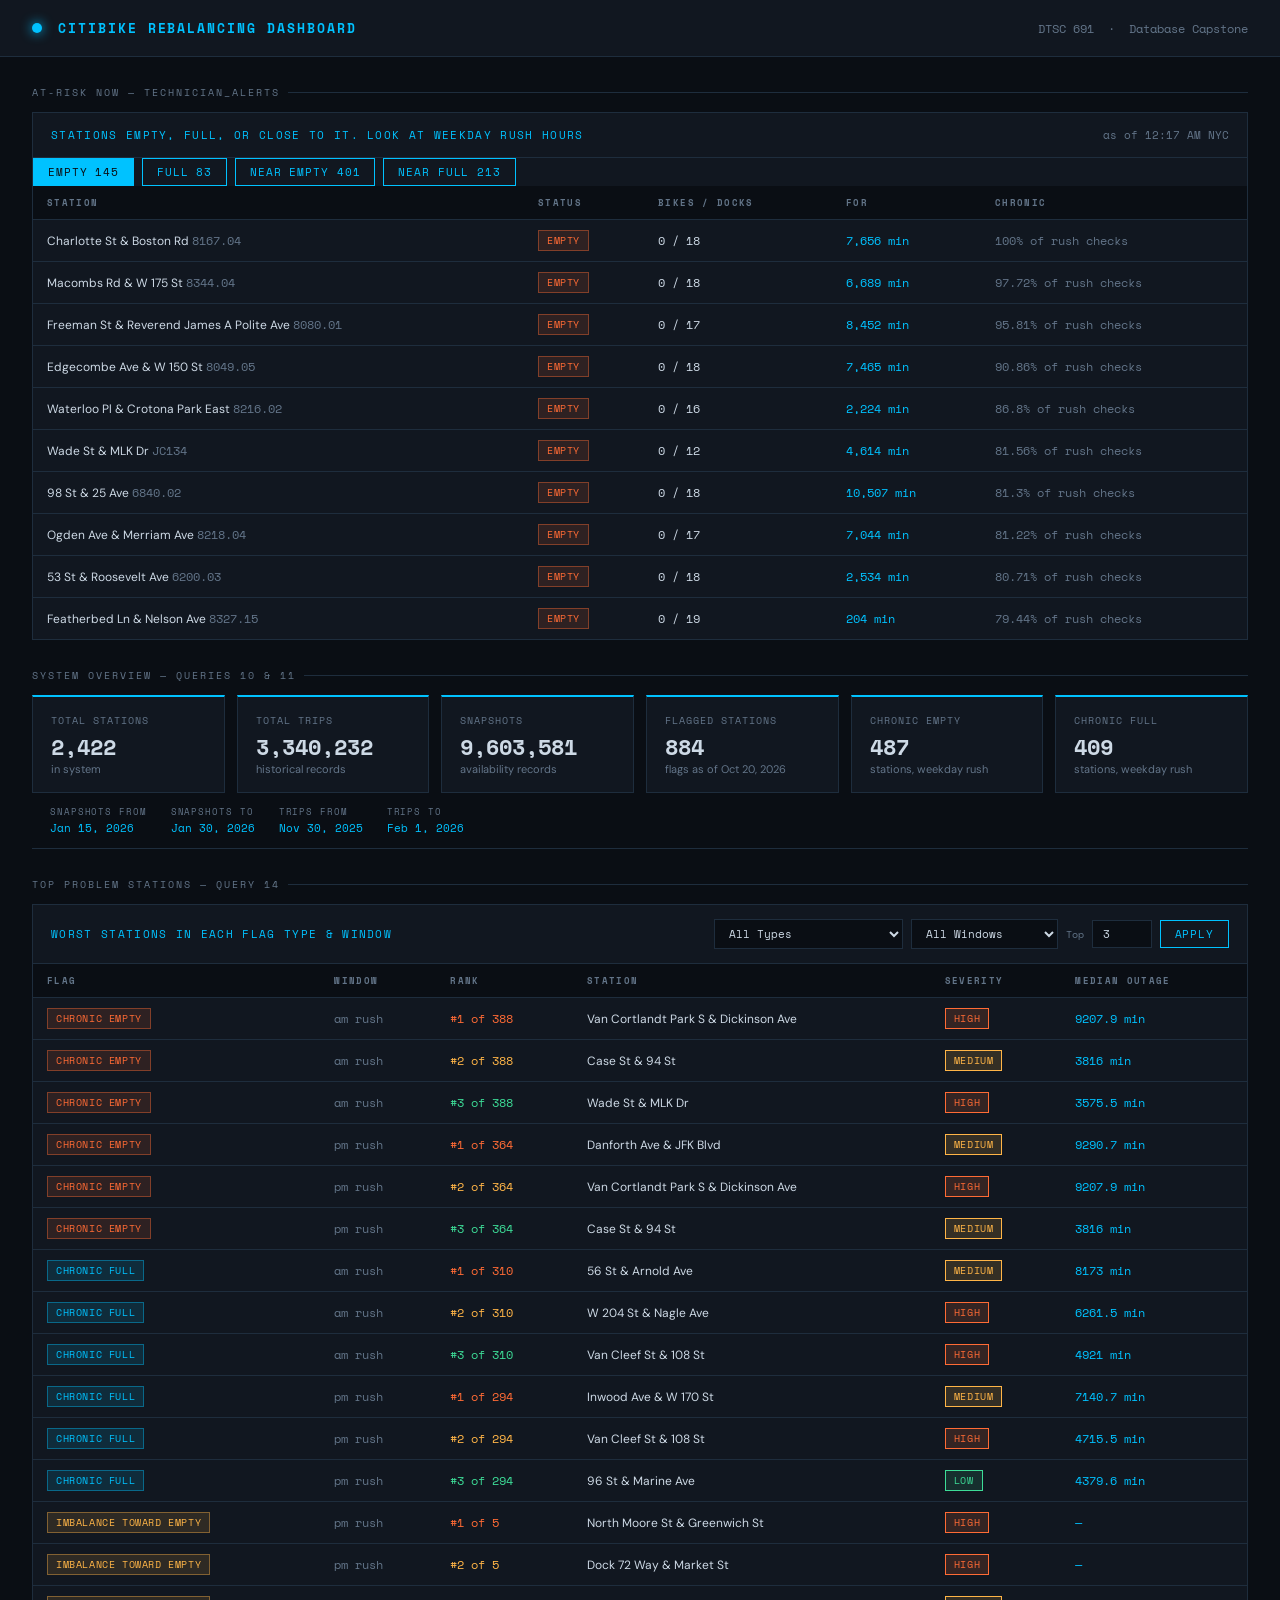
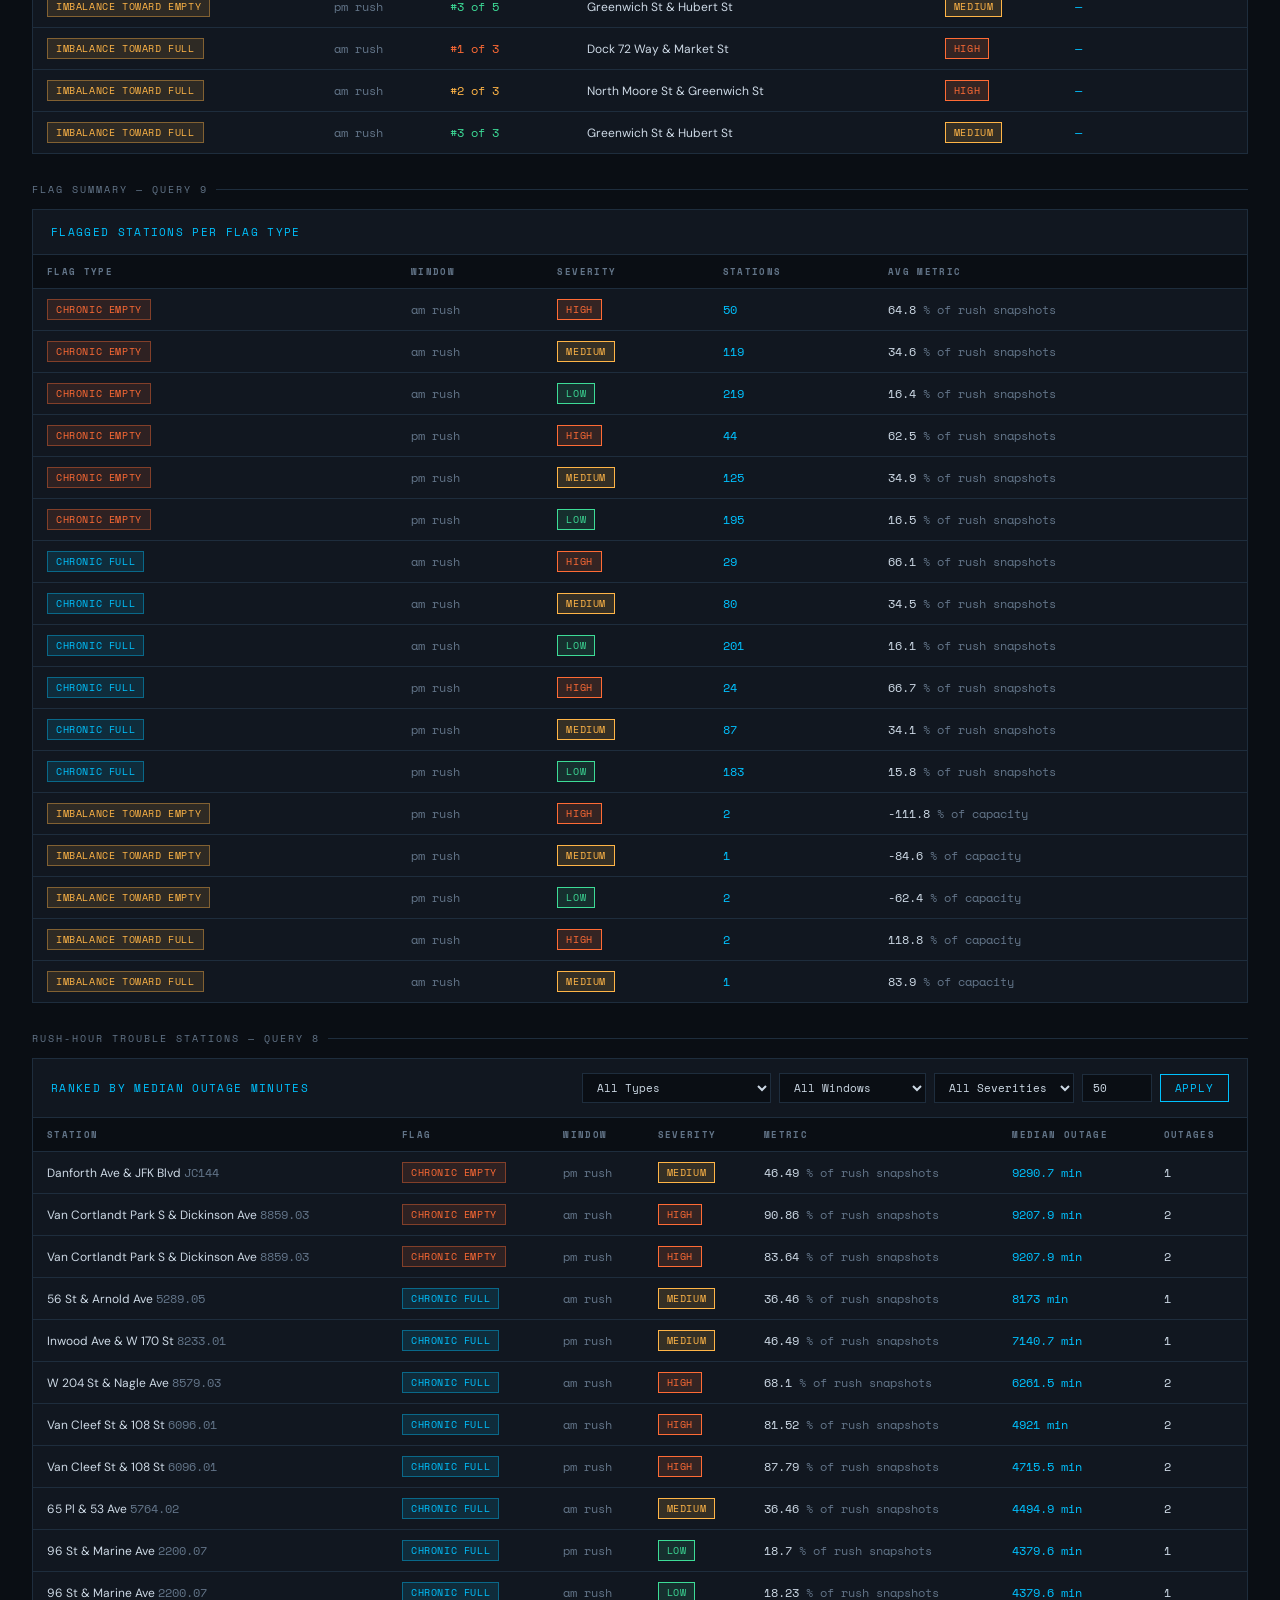
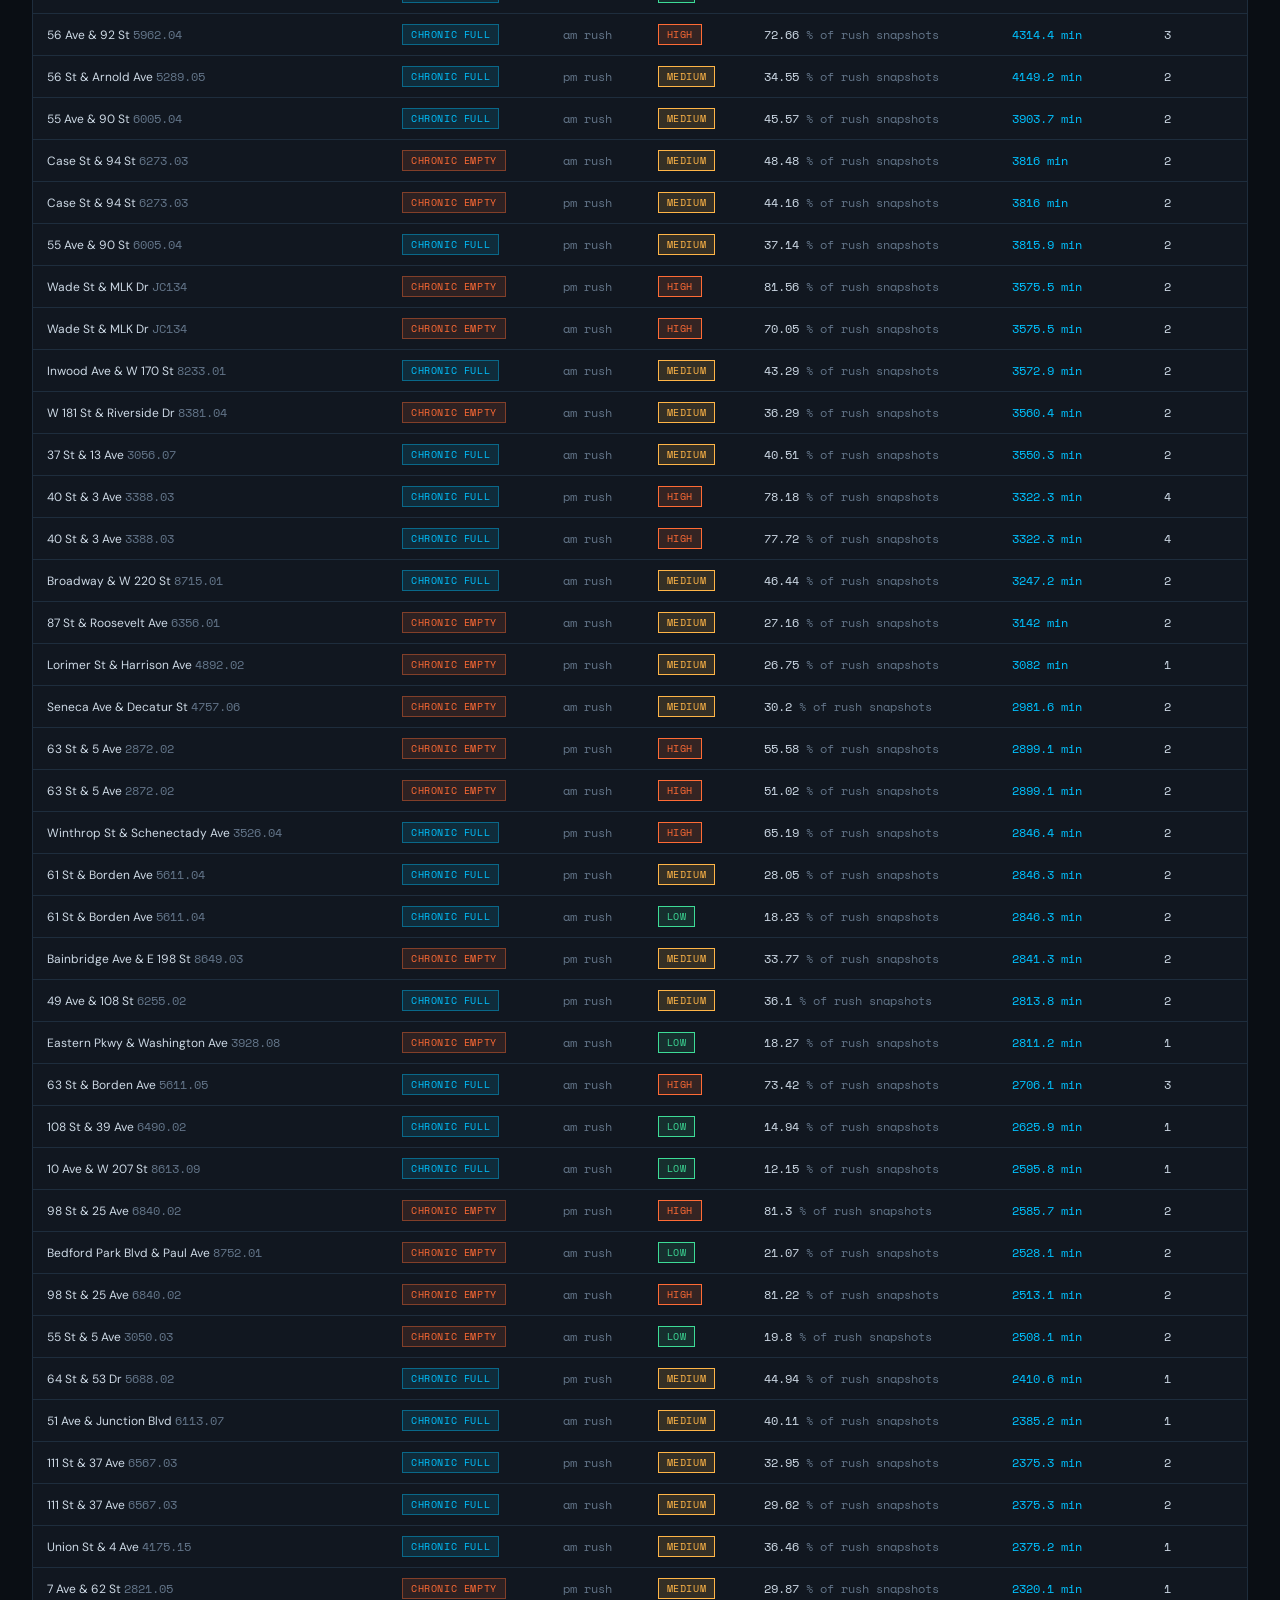
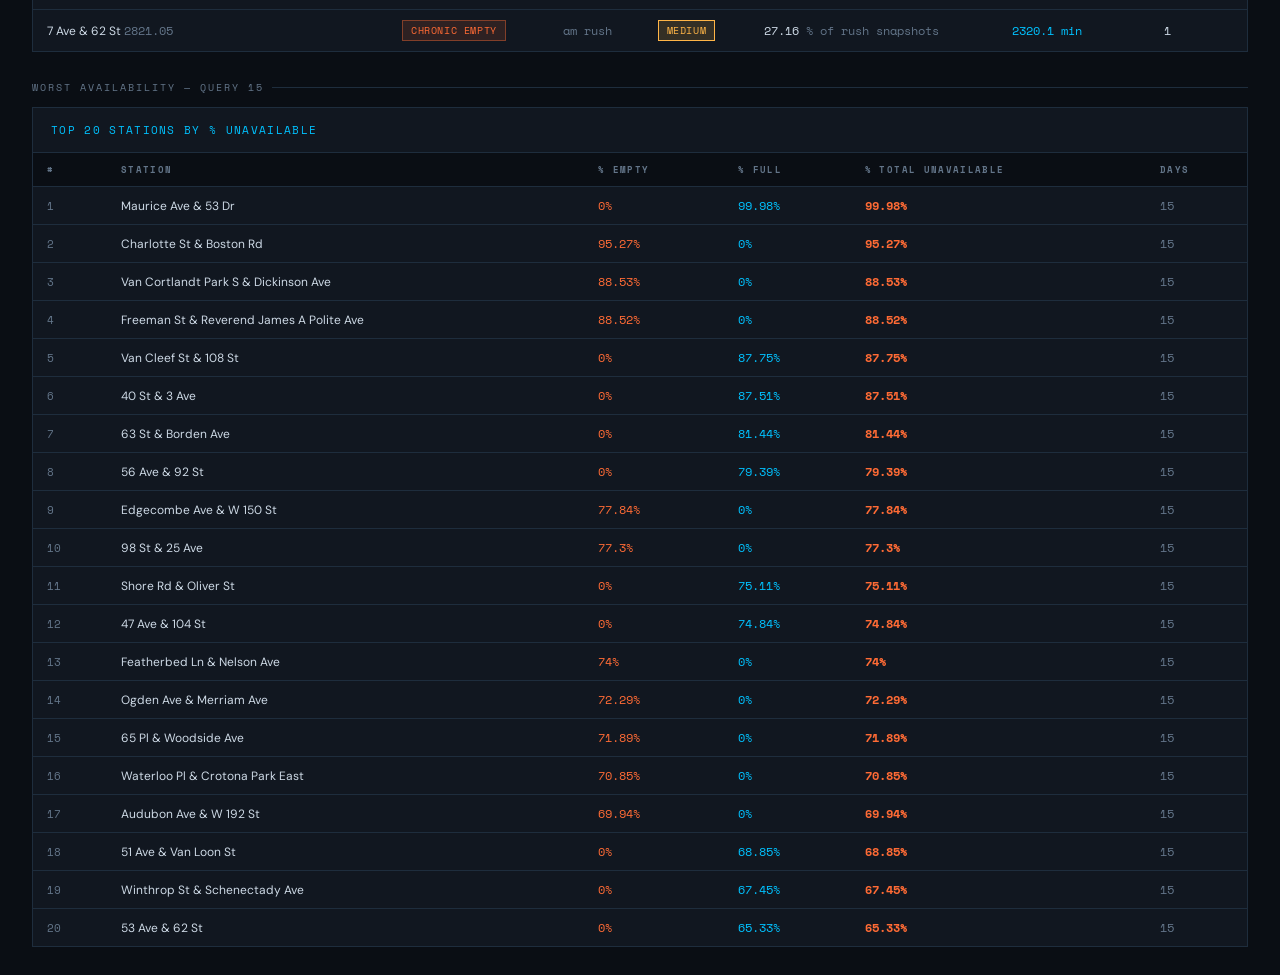
<file: docs/index.html>
<!DOCTYPE html>
<html lang="en">
<head>
<meta charset="UTF-8">
<meta name="viewport" content="width=device-width, initial-scale=1.0">
<title>CitiBike Rebalancing Dashboard</title>
<link href="https://fonts.googleapis.com/css2?family=Space+Mono:wght@400;700&family=DM+Sans:wght@300;400;500&display=swap" rel="stylesheet">
<link rel="stylesheet" href="style.css">
</head>
<body>

<header>
  <script>
// Static demo: answer /api/... requests from saved JSON files instead of Flask.
(function () {
  const FILES = {
    '/api/stats':                        'data/stats.json',
    '/api/stats/range':                  'data/stats_range.json',
    '/api/at_risk':                      'data/at_risk.json',
    '/api/at_risk/summary':              'data/at_risk_summary.json',
    '/api/flags':                        'data/flags.json',
    '/api/flags/summary':                'data/flags_summary.json',
    '/api/rankings':                     'data/rankings.json',
    '/api/rankings/worst_availability':  'data/worst_availability.json',
  };
  // URL filter name -> column name in the saved rows
  const FIELD = { flag_type: 'flag_type', window: 'window_label', severity: 'severity', status: 'status' };
  const realFetch = window.fetch.bind(window);

  window.fetch = async function (input, opts) {
    const url = new URL(typeof input === 'string' ? input : input.url, location.href);
    const i = url.pathname.indexOf('/api/');
    const file = i >= 0 ? FILES[url.pathname.slice(i)] : null;
    if (!file) return realFetch(input, opts);

    const body = await (await realFetch(file)).json();
    let rows = body.data;
    if (Array.isArray(rows)) {
      for (const [param, field] of Object.entries(FIELD)) {
        const v = url.searchParams.get(param);
        if (v) rows = rows.filter(r => r[field] === v);
      }
      const perGroup = parseInt(url.searchParams.get('per_group'), 10);
      if (perGroup) rows = rows.filter(r => r.rank_in_group <= perGroup);
      const limit = parseInt(url.searchParams.get('limit'), 10);
      if (limit) rows = rows.slice(0, limit);
    }
    return new Response(JSON.stringify({ ...body, data: rows }),
                        { headers: { 'Content-Type': 'application/json' } });
  };
})();
</script>
  <div class="logo-dot"></div>
  <h1>CitiBike Rebalancing Dashboard</h1>
  <span class="subtitle">DTSC 691 &nbsp;·&nbsp; Database Capstone</span>
</header>

<main>
  <!-- ── AT-RISK NOW (technician_alerts view) ------------------------------>
  <section>
    <div class="section-label">At-Risk Now — technician_alerts</div>
    <div class="panel">
      <div class="panel-header">
        <span class="panel-title">Stations empty, full, or close to it. Look at weekday rush hours</span>
        <span id="alerts-asof" style="font-family:var(--mono);font-size:11px;color:var(--muted)"></span>
         
      </div>     <!-- /panel-header -->
      <div class="filter-row" id="alerts-tabs"></div>
      <div class="panel-body" id="alerts-body">
        <div class="state-msg"><span class="spinner"></span>loading...</div>
      </div>     <!-- /panel-body -->
    </div>       <!-- /panel -->
  </section>

  <!-- ── SYSTEM OVERVIEW (Queries 10 & 11) ------------------------------>
  <section>
    <div class="section-label">System Overview — Queries 10 &amp; 11</div>
    <div class="stats-grid" id="stats-grid">
      <div class="state-msg"><span class="spinner"></span>loading...</div>
    </div>
    <div id="date-range-bar"></div>
  </section>

     <!-- ── RANKINGS (Query 14) ------------------------------>
  <section>
    <div class="section-label">Top Problem Stations — Query 14</div>
    <div class="panel">
      <div class="panel-header">
        <span class="panel-title">Worst stations in each flag type &amp; window</span>
        <div class="filter-row">
          <select id="rank-flag-type" onchange="loadRankings()">
            <option value="">All Types</option>
            <option value="chronic_empty">Chronic Empty</option>
            <option value="chronic_full">Chronic Full</option>
            <option value="imbalance_toward_empty">Drains (toward empty)</option>
            <option value="imbalance_toward_full">Fills (toward full)</option>
          </select>
          <select id="rank-window" onchange="loadRankings()">
            <option value="">All Windows</option>
            <option value="weekday_am_rush">AM Rush (7–10)</option>
            <option value="weekday_pm_rush">PM Rush (17–20)</option>
          </select>
          <label style="font-family:var(--mono);font-size:10px;color:var(--muted)">Top</label>
          <input type="number" id="rank-per-group" value="3" min="1" max="20" style="width:60px" title="Stations per group">
          <button onclick="loadRankings()">Apply</button>
        </div>   <!-- /filter-row -->
      </div>     <!-- /panel-header -->
      <div class="panel-body" id="rankings-body">
        <div class="state-msg"><span class="spinner"></span>loading...</div>
      </div>     <!-- /panel-body -->
    </div>       <!-- /panel -->
  </section>

  <!----FLAG SUMMARY (Query 9) ------------------------------>
  <section>
    <div class="section-label">Flag Summary — Query 9</div>
    <div class="panel">
      <div class="panel-header">
        <span class="panel-title">  Flagged Stations per Flag Type</span>
      </div>
      <div class="panel-body" id="flag-summary-body">
        <div class="state-msg"><span class="spinner"></span>loading...</div>
      </div>
    </div>
  </section>

  <!----FLAGGED STATIONS (Query 8) ------------------------------>
  <section>
    <div class="section-label">Rush-Hour Trouble Stations — Query 8</div>
    <div class="panel">
      <div class="panel-header">
        <span class="panel-title">Ranked by median outage minutes</span>
        <div class="filter-row">
          <select id="filter-flag-type" onchange="loadFlags()">
            <option value="">All Types</option>
            <option value="chronic_empty">Chronic Empty</option>
            <option value="chronic_full">Chronic Full</option>
            <option value="imbalance_toward_empty">Drains (toward empty)</option>
            <option value="imbalance_toward_full">Fills (toward full)</option>
          </select>
          <select id="filter-window" onchange="loadFlags()">
            <option value="">All Windows</option>
            <option value="weekday_am_rush">AM Rush (7–10)</option>
            <option value="weekday_pm_rush">PM Rush (17–20)</option>
          </select>
          <select id="filter-severity" onchange="loadFlags()">
            <option value="">All Severities</option>
            <option value="high">High</option>
            <option value="medium">Medium</option>
            <option value="low">Low</option>
          </select>
          <input type="number" id="filter-limit" value="50" min="5" max="500" style="width:70px" title="Max rows">
          <button onclick="loadFlags()">Apply</button>
        </div>   <!-- /filter-row -->
      </div>     <!-- /panel-header -->
      <div class="panel-body" id="flags-body">
        <div class="state-msg"><span class="spinner"></span>loading...</div>
      </div>     <!-- /panel-body -->
    </div>       <!-- /panel -->
  </section>
 

    <section>
      <div class="section-label">Worst Availability — Query 15</div>
      <div class="panel">
        <div class="panel-header">
          <span class="panel-title">Top 20 Stations by % Unavailable</span>
        </div>
        <div class="panel-body" id="worst-body">
          <div class="state-msg"><span class="spinner"></span>loading...</div>
        </div>
      </div>
    </section>




</main>

<script>
const API = '';  // same origin — Flask serves both the page and the API

// -----fetch helper------------------------------------------------
async function apiFetch(path) {
  const res = await fetch(API + path);
  const json = await res.json();
  if (!res.ok) throw new Error(json.message || 'Request failed');
  return json.data;
}

function err(msg)  { return `<div class="state-msg">⚠ ${msg}</div>`; }
function empty()   { return `<div class="state-msg">No data found</div>`; }

// -----format helpers ------------------------------------------------
function fmtNum(n)  { return n == null ? '—' : Number(n).toLocaleString(); }

function fmtDateShort(d) {
  if (!d) return '—';
  return new Date(d).toLocaleDateString('en-US', { month: 'short', day: 'numeric', year: 'numeric' });
}

function severityBadge(s) {
  if (!s || s === 'none') return '<span style="color:var(--muted)">—</span>';
  return `<span class="badge badge-${s}">${s}</span>`;
}

function flagBadge(f) {
  if (!f || f === 'none') return '<span style="color:var(--muted)">—</span>';
  const cls   = f === 'chronic_empty' ? 'badge-empty' : f === 'chronic_full' ? 'badge-full' : 'badge-imbalance';
  const label = f.replace(/_/g, ' ');
  return `<span class="badge ${cls}">${label}</span>`;
}

// ---Query 10 & 11 — system stats ------------------------------------------------
async function loadStats() {
  try {
       // 1. Fetch data from endpoints one after another
    const c = await apiFetch('/api/stats');
    const d = await apiFetch('/api/stats/range');

  // 2. Structure data for the dashboard cards
    const cards = [
      { label: 'Total Stations',   value: fmtNum(c.total_stations),      sub: 'in system' },
      { label: 'Total Trips',      value: fmtNum(c.total_trips),         sub: 'historical records' },
      { label: 'Snapshots',        value: fmtNum(c.total_snapshots),     sub: 'availability records' },
      { label: 'Flagged Stations', value: fmtNum(c.active_flags),        sub: `flags as of ${fmtDateShort(c.flags_computed_at)}` },
      { label: 'Chronic Empty',    value: fmtNum(c.chronic_empty_count), sub: 'stations, weekday rush' },
      { label: 'Chronic Full',     value: fmtNum(c.chronic_full_count),  sub: 'stations, weekday rush' },
];
       // 3. Render cards into #stats-grid with staggered animation delay
    document.getElementById('stats-grid').innerHTML = cards.map((c, i) => `
      <div class="stat-card" style="transition-delay:${i * 60}ms">
        <div class="label">${c.label}</div>
        <div class="value">${c.value}</div>
        <div class="sub">${c.sub}</div>
      </div>
    `).join('');

    // 4. Trigger CSS animation
    requestAnimationFrame(() => {
      document.querySelectorAll('.stat-card').forEach(el => el.classList.add('loaded'));
    });

    // 5. Populate date range information
    document.getElementById('date-range-bar').innerHTML = `
      <div class="date-range">
        <div class="date-item"><span class="dl">Snapshots from</span><span class="dv">${fmtDateShort(d.snapshots_starts)}</span></div>
        <div class="date-item"><span class="dl">Snapshots to</span>  <span class="dv">${fmtDateShort(d.snapshots_ends)}</span></div>
        <div class="date-item"><span class="dl">Trips from</span>    <span class="dv">${fmtDateShort(d.trips_start)}</span></div>
        <div class="date-item"><span class="dl">Trips to</span>      <span class="dv">${fmtDateShort(d.trips_end)}</span></div>
      </div>`;

  } catch(e) {
    document.getElementById('stats-grid').innerHTML = err(e.message);
  }
}

// ---Query 9 — flag summary ------------------------------------------------
async function loadFlagSummary() {
  try {
    const rows = await apiFetch('/api/flags/summary'); //Pauses execution to retrieve flag data without
    if (!rows.length) { document.getElementById('flag-summary-body').innerHTML = empty(); return; }

    document.getElementById('flag-summary-body').innerHTML = `
      <table>
        <thead><tr>
          <th>Flag Type</th><th>Window</th><th>Severity</th><th>Stations</th><th>Avg Metric</th>
        </tr></thead>
        <tbody>
          ${rows.map(r => {
  // metric_value means different things per flag type, so label the unit
  const unit = r.flag_type.startsWith('chronic') ? '% of rush snapshots' : '% of capacity';
  const windowText = r.window_label.replace('weekday_', '').replace('_', ' ');  // "am rush"
  return `<tr>
    <td>${flagBadge(r.flag_type)}</td>
    <td style="font-family:var(--mono);color:var(--muted)">${windowText}</td>
    <td>${severityBadge(r.severity)}</td>
    <td style="font-family:var(--mono);color:var(--accent)">${fmtNum(r.station_count)}</td>
    <td style="font-family:var(--mono)">${r.avg_metric_value} <span style="color:var(--muted)">${unit}</span></td>
  </tr>`;
}).join('')}
        </tbody>
      </table>`;
  } catch(e) {
    document.getElementById('flag-summary-body').innerHTML = err(e.message);
  }
}

// ---Query 8 — flagged stations ------------------------------------------------
async function loadFlags() {

  document.getElementById('flags-body').innerHTML = `<div class="state-msg"><span class="spinner">/span>loading...</div>`;

  // filters
  const flagType = document.getElementById('filter-flag-type').value;
  const win      = document.getElementById('filter-window').value;   // not "window": that's the browser's global
  const severity = document.getElementById('filter-severity').value;
  const limit    = document.getElementById('filter-limit').value || 50;

  let url = `/api/flags?limit=${limit}`;
  if (flagType) url += `&flag_type=${flagType}`;
  if (win)      url += `&window=${win}`;
  if (severity) url += `&severity=${severity}`;

  try {
    const rows = await apiFetch(url);
    if (!rows.length) { document.getElementById('flags-body').innerHTML = empty(); return; }

    document.getElementById('flags-body').innerHTML = `
      <table>
        <thead><tr>
          <th>Station</th><th>Flag</th><th>Window</th><th>Severity</th>
          <th>Metric</th><th>Median Outage</th><th>Outages</th>
        </tr></thead>
        <tbody>
          ${rows.map(r => {
            const unit       = r.flag_type.startsWith('chronic') ? '% of rush snapshots' : '% of capacity';
            const windowText = r.window_label.replace('weekday_', '').replace('_', ' ');
            const median     = r.median_outage_minutes == null ? '—' : `${r.median_outage_minutes} min`;
            return `<tr>
              <td>${r.name} <span style="font-family:var(--mono);color:var(--muted)">${r.short_name ?? ''}</span></td>
              <td>${flagBadge(r.flag_type)}</td>
              <td style="font-family:var(--mono);color:var(--muted)">${windowText}</td>
              <td>${severityBadge(r.severity)}</td>
              <td style="font-family:var(--mono)">${r.metric_value} <span style="color:var(--muted)">${unit}</span></td>
              <td style="font-family:var(--mono);color:var(--accent)">${median}</td>
              <td style="font-family:var(--mono)">${r.outage_count ?? '—'}</td>
            </tr>`;
          }).join('')}
        </tbody>
      </table>`;
  } catch(e) {
    document.getElementById('flags-body').innerHTML = err(e.message);
  }
}

// ---Query 13: At-risk now — technician_alerts view ------------------------------------------------
let alertsStatus = 'empty';   // which status the list is showing; changed by the buttons


function statusBadge(s) {
  const cls = { empty: 'badge-empty', full: 'badge-full',
                near_empty: 'badge-medium', near_full: 'badge-medium' }[s] || '';
  return `<span class="badge ${cls}">${s.replace('_', ' ')}</span>`;
}
let alertCounts = {};   // last counts from the server: { empty: 120, full: 45, ... }

function renderAlertTabs() {
  const order = ['empty', 'full', 'near_empty', 'near_full'];
  document.getElementById('alerts-tabs').innerHTML = order.map(s => `
    <button onclick="alertsStatus='${s}'; loadAlerts();"
            style="${s === alertsStatus ? 'background:var(--accent);color:var(--bg)' : ''}">
      ${s.replace('_', ' ')} ${alertCounts[s] ?? 0}
    </button>`).join('');
}

async function loadAlertCounts() {
  const counts = await apiFetch('/api/at_risk/summary');
  alertCounts = Object.fromEntries(counts.map(c => [c.status, c.n]));
}

async function loadAlerts(refreshCounts = false) {
  try {
    document.getElementById('alerts-body').innerHTML = '<div class="loading"><span class="spinner"></span> Loading…</div>';
    if (refreshCounts) await loadAlertCounts();
    renderAlertTabs();
    const rows = await apiFetch(`/api/at_risk?status=${alertsStatus}&limit=10`);

    document.getElementById('alerts-asof').textContent = rows.length
      ? `as of ${new Date(rows[0].as_of).toLocaleTimeString('en-US', { hour: 'numeric', minute: '2-digit' })} NYC`
      : '';

    if (!rows.length) { document.getElementById('alerts-body').innerHTML = empty(); return; }

    document.getElementById('alerts-body').innerHTML = `
      <table>
        <thead><tr>
          <th>Station</th><th>Status</th><th>Bikes / Docks</th><th>For</th><th>Chronic</th>
        </tr></thead>
        <tbody>
          ${rows.map(r => {
            const minutes     = r.minutes_in_status == null ? '—' : `${fmtNum(r.minutes_in_status)} min`;
            const chronic     = r.status.endsWith('empty') ? r.chronic_empty_pct : r.chronic_full_pct;
            const chronicText = chronic == null ? '—' : `${chronic}% of rush checks`;
            return `<tr>
              <td>${r.name} <span style="font-family:var(--mono);color:var(--muted)">${r.short_name ?? ''}</span></td>
              <td>${statusBadge(r.status)}</td>
              <td style="font-family:var(--mono)">${r.bikes} / ${r.docks}</td>
              <td style="font-family:var(--mono);color:var(--accent)">${minutes}</td>
              <td style="font-family:var(--mono);color:var(--muted)">${chronicText}</td>
            </tr>`;
          }).join('')}
        </tbody>
      </table>`;
  } catch(e) {
    document.getElementById('alerts-body').innerHTML = err(e.message);
  }
}

// ---Query 14 — top problem stations per flag type + window ------------------------
async function loadRankings() {
  document.getElementById('rankings-body').innerHTML = `<div class="state-msg"><span class="spinner"></span>loading...</div>`;

  // filters (rank- prefix: these ids belong to this panel only)
  const flagType = document.getElementById('rank-flag-type').value;
  const win      = document.getElementById('rank-window').value;
  const perGroup = document.getElementById('rank-per-group').value || 3;

  let url = `/api/rankings?per_group=${perGroup}`;
  if (flagType) url += `&flag_type=${flagType}`;
  if (win)      url += `&window=${win}`;

  try {
    const rows = await apiFetch(url);
    if (!rows.length) { document.getElementById('rankings-body').innerHTML = empty(); return; }

    document.getElementById('rankings-body').innerHTML = `
      <table>
        <thead><tr>
          <th>Flag</th><th>Window</th><th>Rank</th><th>Station</th><th>Severity</th><th>Median Outage</th>
        </tr></thead>
        <tbody>
          ${rows.map(r => {
            const windowText = r.window_label.replace('weekday_', '').replace('_', ' ');
            const rankCls    = r.rank_in_group <= 3 ? `rank-${r.rank_in_group}` : 'rank-num';
            const median     = r.median_outage_minutes == null ? '—' : `${r.median_outage_minutes} min`;
            return `<tr>
              <td>${flagBadge(r.flag_type)}</td>
              <td style="font-family:var(--mono);color:var(--muted)">${windowText}</td>
              <td class="${rankCls}" style="font-family:var(--mono)">#${r.rank_in_group} of ${r.group_size}</td>
              <td>${r.name}</td>
              <td>${severityBadge(r.severity)}</td>
              <td style="font-family:var(--mono);color:var(--accent)">${median}</td>
            </tr>`;
          }).join('')}
        </tbody>
      </table>`;
  } catch(e) {
    document.getElementById('rankings-body').innerHTML = err(e.message);
  }
}

// ---Query 15 — worst availability ------------------------------------------------
async function loadWorst() {
  try {
    const rows = await apiFetch('/api/rankings/worst_availability');
    if (!rows.length) { document.getElementById('worst-body').innerHTML = empty(); return; }

    document.getElementById('worst-body').innerHTML = `
      <table>
        <thead><tr>
          <th>#</th><th>Station</th><th>% Empty</th>
          <th>% Full</th><th>% Total Unavailable</th><th>Days</th>
        </tr></thead>
        <tbody>
          ${rows.map((r, i) => {
            const pct   = parseFloat(r.avg_pct_unavailable);
            const color = pct > 50 ? 'var(--accent2)' : pct > 25 ? 'var(--warn)' : 'var(--text)';
            return `<tr>
              <td class="rank-num" style="font-family:var(--mono)">${i + 1}</td>
              <td>${r.name}</td>
              <td style="font-family:var(--mono);color:var(--accent2)">${r.avg_pct_empty}%</td>
              <td style="font-family:var(--mono);color:var(--accent)">${r.avg_pct_full}%</td>
              <td style="font-family:var(--mono);color:${color};font-weight:700">${r.avg_pct_unavailable}%</td>
              <td style="font-family:var(--mono);color:var(--muted)">${r.days_sampled}</td>
            </tr>`;
          }).join('')}
        </tbody>
      </table>`;
  } catch(e) {
    document.getElementById('worst-body').innerHTML = err(e.message);
  }
}



// ── boot — load all panels on page load ------------------------------------------------
loadAlerts(true)
setInterval(() => loadAlerts(true), 5 * 60 * 1000);
loadStats();
loadRankings();
loadFlagSummary();
loadFlags();
loadWorst();


</script>
</body>
</html>
</file>
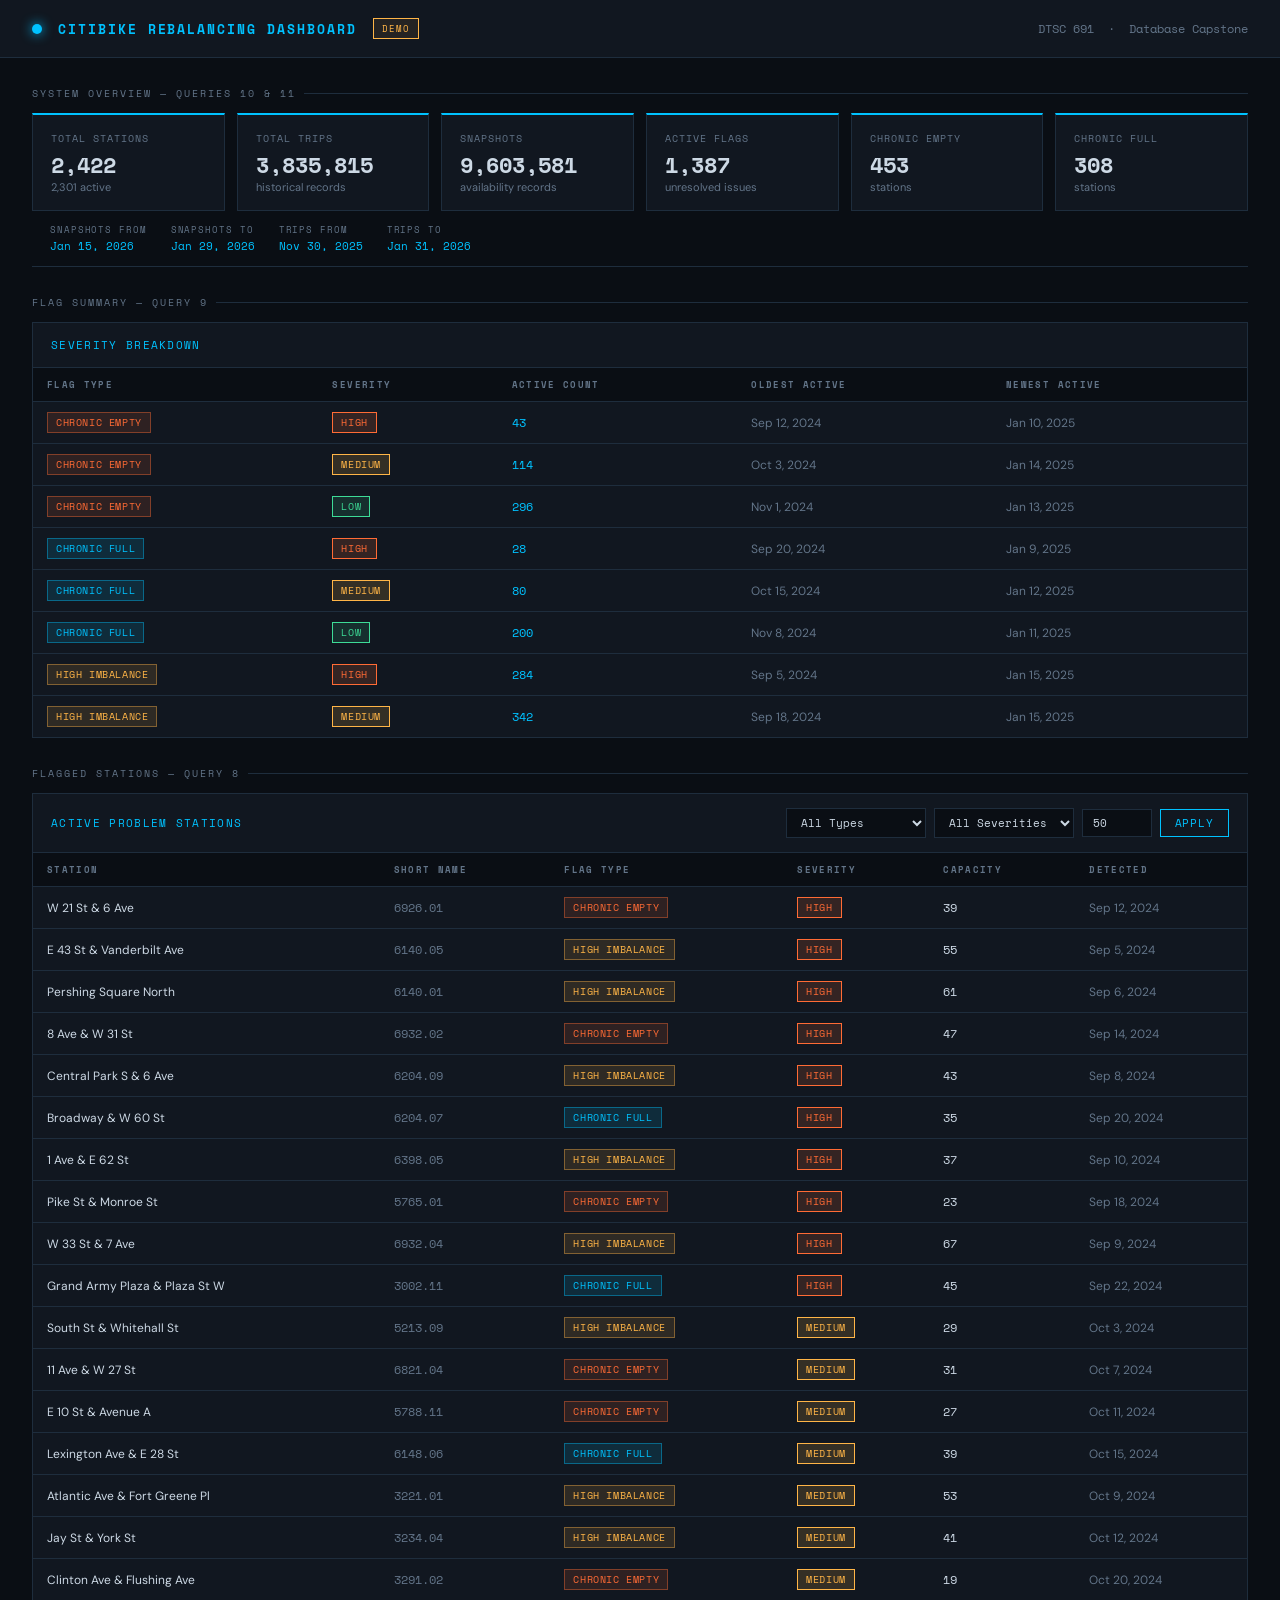
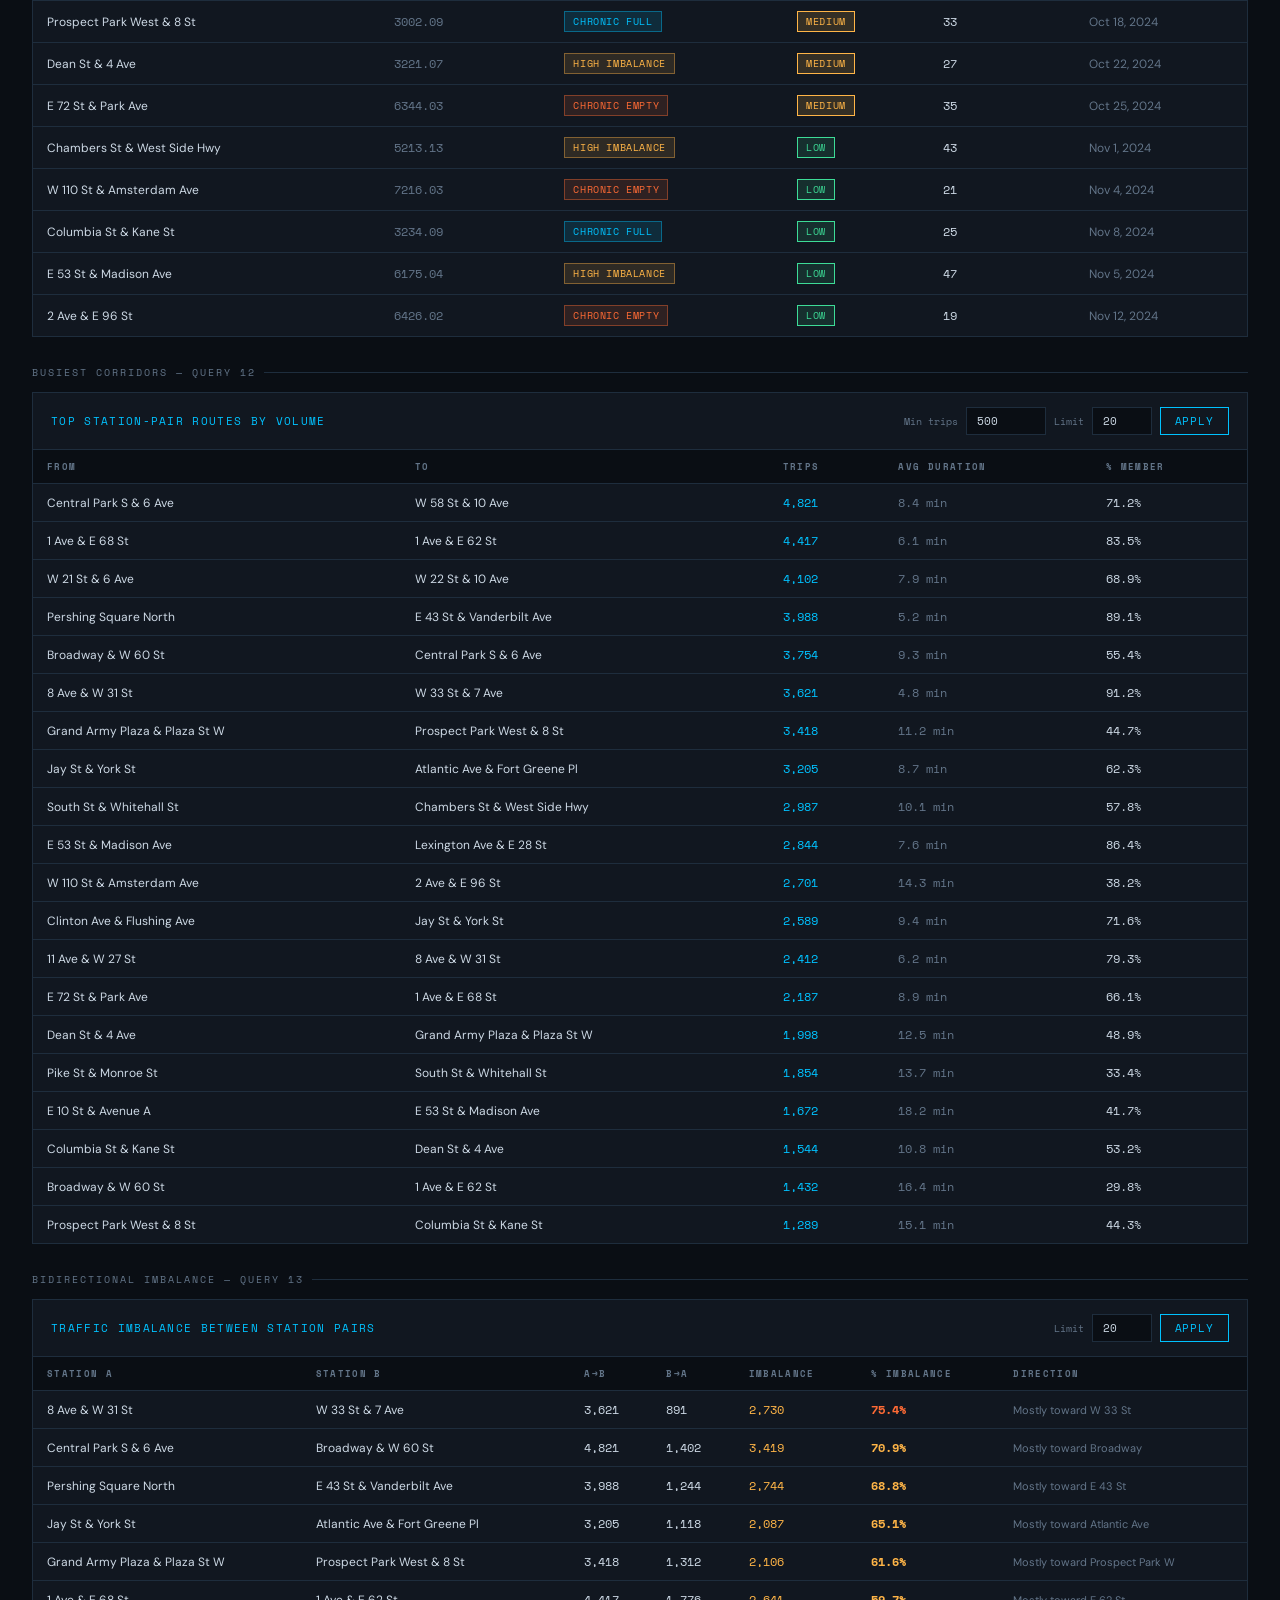
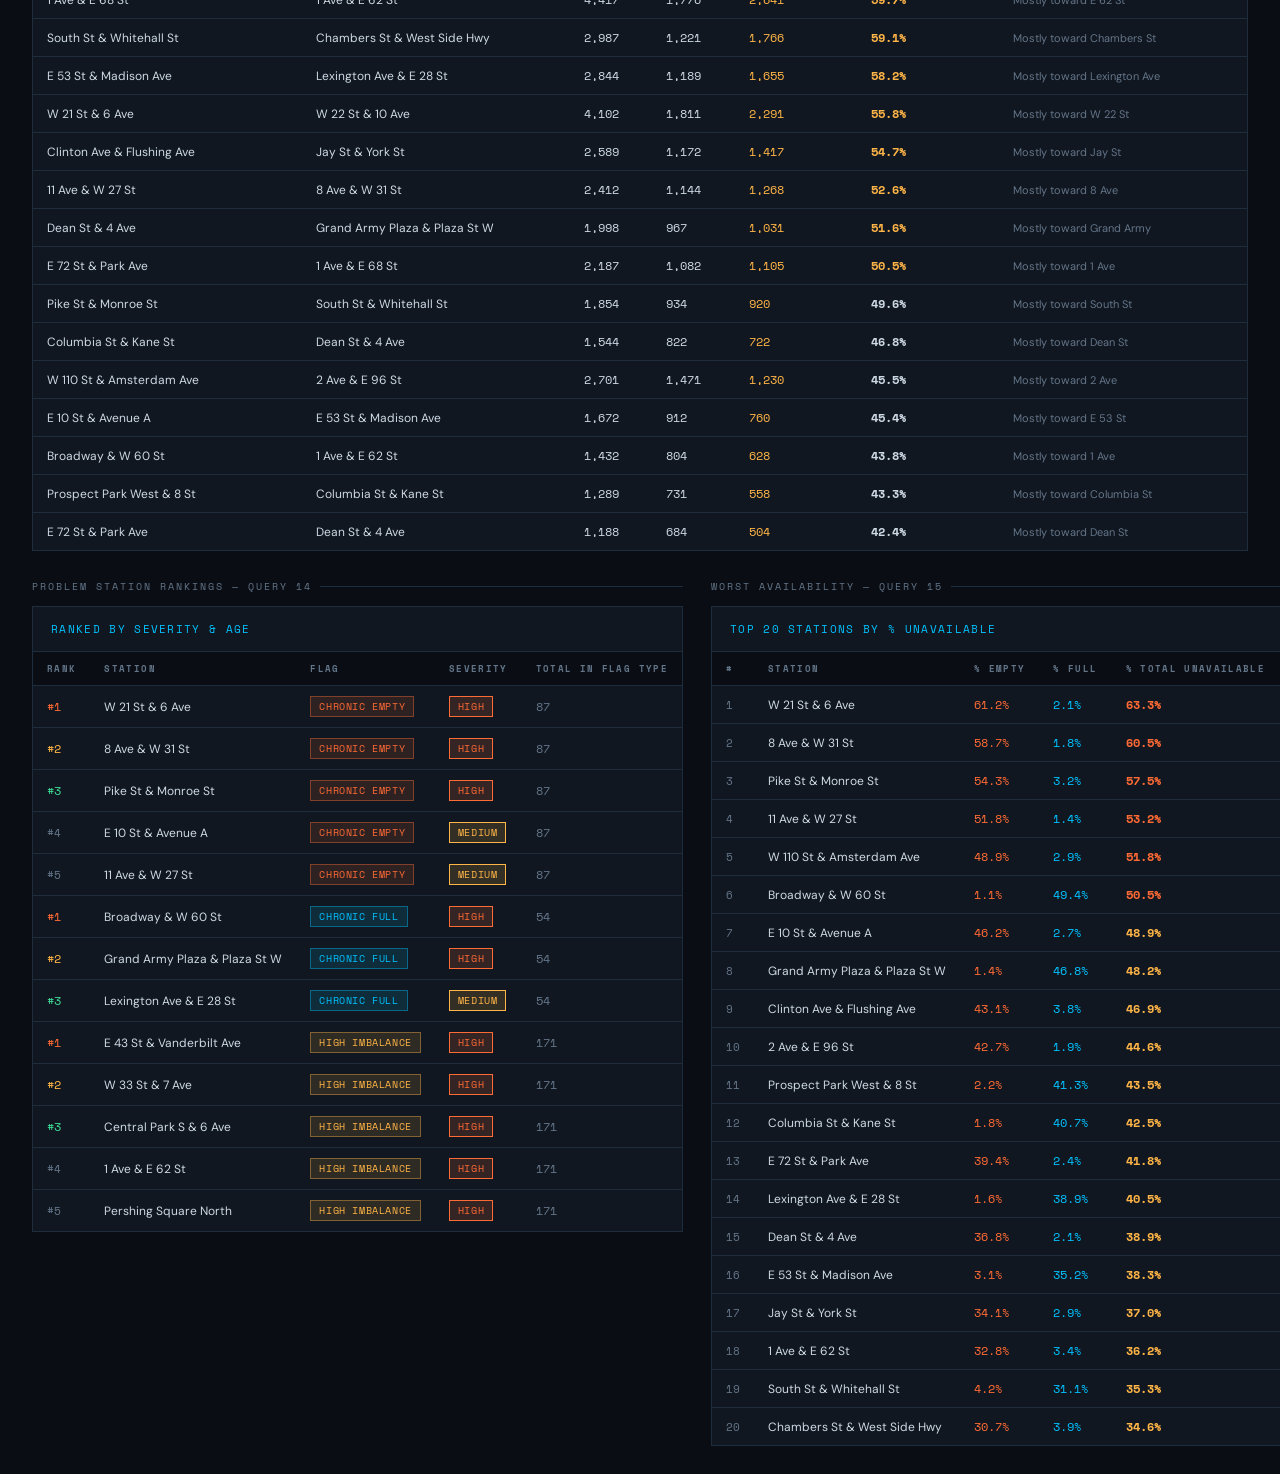
<file: citibike_dashboard_prototype.html>
<!DOCTYPE html>
<html lang="en">
<head>
<meta charset="UTF-8">
<meta name="viewport" content="width=device-width, initial-scale=1.0">
<title>CitiBike Rebalancing Dashboard — Prototype</title>
<link href="https://fonts.googleapis.com/css2?family=Space+Mono:wght@400;700&family=DM+Sans:wght@300;400;500&display=swap" rel="stylesheet">
<style>
/* ---- reset & variables --------------------------- */
*, *::before, *::after { box-sizing: border-box; margin: 0; padding: 0; }

:root {
  --bg:        #0a0e14;
  --surface:   #111720;
  --border:    #1e2d3d;
  --accent:    #00c2ff;
  --accent2:   #ff6b35;
  --warn:      #ffb547;
  --ok:        #3ddc97;
  --text:      #cdd9e5;
  --muted:     #637589;
  --mono:      'Space Mono', monospace;
  --sans:      'DM Sans', sans-serif;
}

body {
  background: var(--bg);
  color: var(--text);
  font-family: var(--sans);
  font-size: 14px;
  min-height: 100vh;
}

/* ---- header --------------------------------- */
header {
  border-bottom: 1px solid var(--border);
  padding: 18px 32px;
  display: flex;
  align-items: center;
  gap: 16px;
  background: var(--surface);
  position: sticky;
  top: 0;
  z-index: 100;
}

.logo-dot {
  width: 10px; height: 10px;
  border-radius: 50%;
  background: var(--accent);
  box-shadow: 0 0 12px var(--accent);
  animation: pulse 2s ease-in-out infinite;
}

@keyframes pulse { 0%, 100% { opacity: 1; } 50% { opacity: 0.4; } }

header h1 {
  font-family: var(--mono);
  font-size: 13px;
  letter-spacing: 0.15em;
  text-transform: uppercase;
  color: var(--accent);
}

header .subtitle {
  font-size: 12px;
  color: var(--muted);
  margin-left: auto;
  font-family: var(--mono);
}

.demo-badge {
  font-family: var(--mono);
  font-size: 9px;
  letter-spacing: 0.12em;
  text-transform: uppercase;
  padding: 3px 8px;
  border: 1px solid var(--warn);
  color: var(--warn);
  background: rgba(255,181,71,0.08);
}

/* -------- layout ------------------------------ */
main {
  max-width: 1400px;
  margin: 0 auto;
  padding: 28px 32px;
  display: flex;
  flex-direction: column;
  gap: 28px;
}

.section-label {
  font-family: var(--mono);
  font-size: 10px;
  letter-spacing: 0.2em;
  text-transform: uppercase;
  color: var(--muted);
  margin-bottom: 12px;
  display: flex;
  align-items: center;
  gap: 8px;
}

.section-label::after {
  content: '';
  flex: 1;
  height: 1px;
  background: var(--border);
}

/* -------- stat cards ------------------------------ */
.stats-grid {
  display: grid;
  grid-template-columns: repeat(auto-fit, minmax(160px, 1fr));
  gap: 12px;
}

.stat-card {
  background: var(--surface);
  border: 1px solid var(--border);
  border-top: 2px solid var(--accent);
  padding: 16px 18px;
  opacity: 0;
  transform: translateY(10px);
  transition: opacity 0.4s ease, transform 0.4s ease;
}

.stat-card.loaded { opacity: 1; transform: translateY(0); }

.stat-card .label {
  font-size: 10px;
  font-family: var(--mono);
  letter-spacing: 0.1em;
  color: var(--muted);
  text-transform: uppercase;
  margin-bottom: 8px;
}

.stat-card .value {
  font-family: var(--mono);
  font-size: 22px;
  font-weight: 700;
  color: var(--text);
  line-height: 1;
}

.stat-card .sub { font-size: 11px; color: var(--muted); margin-top: 4px; }

/* ------- panels ------------------------------ */
.panel { background: var(--surface); border: 1px solid var(--border); }

.panel-header {
  padding: 14px 18px;
  border-bottom: 1px solid var(--border);
  display: flex;
  align-items: center;
  gap: 12px;
  flex-wrap: wrap;
}

.panel-title {
  font-family: var(--mono);
  font-size: 11px;
  letter-spacing: 0.12em;
  text-transform: uppercase;
  color: var(--accent);
  flex: 1;
}

.panel-body { padding: 0; overflow-x: auto; }

/* ------- filters ------------------------------ */
.filter-row { display: flex; gap: 8px; align-items: center; flex-wrap: wrap; }

select, input[type="number"] {
  background: var(--bg);
  border: 1px solid var(--border);
  color: var(--text);
  font-family: var(--mono);
  font-size: 11px;
  padding: 5px 10px;
  outline: none;
  cursor: pointer;
  transition: border-color 0.2s;
}

select:hover, input[type="number"]:hover,
select:focus, input[type="number"]:focus { border-color: var(--accent); }

button {
  background: transparent;
  border: 1px solid var(--accent);
  color: var(--accent);
  font-family: var(--mono);
  font-size: 11px;
  letter-spacing: 0.08em;
  padding: 5px 14px;
  cursor: pointer;
  text-transform: uppercase;
  transition: background 0.2s, color 0.2s;
}

button:hover { background: var(--accent); color: var(--bg); }

/* ------- tables ------------------------------ */
table { width: 100%; border-collapse: collapse; font-size: 12px; }

thead tr { background: var(--bg); border-bottom: 1px solid var(--border); }

thead th {
  padding: 10px 14px;
  text-align: left;
  font-family: var(--mono);
  font-size: 9px;
  letter-spacing: 0.15em;
  text-transform: uppercase;
  color: var(--muted);
  white-space: nowrap;
}

tbody tr { border-bottom: 1px solid var(--border); transition: background 0.15s; }
tbody tr:last-child { border-bottom: none; }
tbody tr:hover { background: rgba(0, 194, 255, 0.04); }
tbody td { padding: 10px 14px; color: var(--text); white-space: nowrap; }

/* -------badges ------------------------------ */
.badge {
  display: inline-block;
  padding: 2px 8px;
  font-family: var(--mono);
  font-size: 10px;
  letter-spacing: 0.06em;
  text-transform: uppercase;
}

.badge-high     { background: rgba(255,107,53,0.15); color: var(--accent2); border: 1px solid var(--accent2); }
.badge-medium   { background: rgba(255,181,71,0.15); color: var(--warn);    border: 1px solid var(--warn); }
.badge-low      { background: rgba(61,220,151,0.12); color: var(--ok);      border: 1px solid var(--ok); }
.badge-empty    { background: rgba(255,107,53,0.12); color: var(--accent2); border: 1px solid rgba(255,107,53,0.4); }
.badge-full     { background: rgba(0,194,255,0.12);  color: var(--accent);  border: 1px solid rgba(0,194,255,0.4); }
.badge-imbalance{ background: rgba(255,181,71,0.12); color: var(--warn);    border: 1px solid rgba(255,181,71,0.4); }

.state-msg {
  padding: 32px;
  text-align: center;
  font-family: var(--mono);
  font-size: 11px;
  color: var(--muted);
  letter-spacing: 0.1em;
}

/* ------ two-col layout ------------------------------ */
.two-col { display: grid; grid-template-columns: 1fr 1fr; gap: 28px; }

.rank-num { font-family: var(--mono); color: var(--muted); font-size: 11px; }
.rank-1   { color: var(--accent2); }
.rank-2   { color: var(--warn); }
.rank-3   { color: var(--ok); }

/* ------ date range bar ------------------------------ */
.date-range {
  display: flex;
  gap: 24px;
  padding: 12px 18px;
  background: var(--bg);
  border-bottom: 1px solid var(--border);
  flex-wrap: wrap;
}

.date-item { display: flex; flex-direction: column; gap: 2px; }
.date-item .dl { font-family: var(--mono); font-size: 9px; color: var(--muted); text-transform: uppercase; letter-spacing: 0.1em; }
.date-item .dv { font-family: var(--mono); font-size: 11px; color: var(--accent); }

@media (max-width: 900px) {
  .two-col  { grid-template-columns: 1fr; }
  main      { padding: 16px; }
  header    { padding: 14px 16px; }
}
</style>
</head>
<body>

<header>
  <div class="logo-dot"></div>
  <h1>CitiBike Rebalancing Dashboard</h1>
  <span class="demo-badge">Demo</span>
  <span class="subtitle">DTSC 691 &nbsp;·&nbsp; Database Capstone</span>
</header>

<main>

  <!-- SYSTEM OVERVIEW -->
  <section>
    <div class="section-label">System Overview — Queries 10 &amp; 11</div>
    <div class="stats-grid" id="stats-grid"></div>
    <div id="date-range-bar"></div>
  </section>

  <!-- FLAG SUMMARY -->
  <section>
    <div class="section-label">Flag Summary — Query 9</div>
    <div class="panel">
      <div class="panel-header">
        <span class="panel-title">Severity Breakdown</span>
      </div>
      <div class="panel-body" id="flag-summary-body"></div>
    </div>
  </section>

  <!-- FLAGGED STATIONS -->
  <section>
    <div class="section-label">Flagged Stations — Query 8</div>
    <div class="panel">
      <div class="panel-header">
        <span class="panel-title">Active Problem Stations</span>
        <div class="filter-row">
          <select id="filter-flag-type" onchange="renderFlags()">
            <option value="">All Types</option>
            <option value="chronic_empty">Chronic Empty</option>
            <option value="chronic_full">Chronic Full</option>
            <option value="high_imbalance">High Imbalance</option>
          </select>
          <select id="filter-severity" onchange="renderFlags()">
            <option value="">All Severities</option>
            <option value="high">High</option>
            <option value="medium">Medium</option>
            <option value="low">Low</option>
          </select>
          <input type="number" id="filter-limit" value="50" min="5" max="500" style="width:70px" title="Max rows">
          <button onclick="renderFlags()">Apply</button>
        </div>
      </div>
      <div class="panel-body" id="flags-body"></div>
    </div>
  </section>

  <!-- BUSIEST CORRIDORS -->
  <section>
    <div class="section-label">Busiest Corridors — Query 12</div>
    <div class="panel">
      <div class="panel-header">
        <span class="panel-title">Top Station-Pair Routes by Volume</span>
        <div class="filter-row">
          <label style="font-family:var(--mono);font-size:10px;color:var(--muted)">Min trips</label>
          <input type="number" id="min-trips" value="500" min="1" style="width:80px">
          <label style="font-family:var(--mono);font-size:10px;color:var(--muted)">Limit</label>
          <input type="number" id="corridor-limit" value="20" min="5" max="100" style="width:60px">
          <button onclick="renderCorridors()">Apply</button>
        </div>
      </div>
      <div class="panel-body" id="corridors-body"></div>
    </div>
  </section>

  <!-- BIDIRECTIONAL IMBALANCE -->
  <section>
    <div class="section-label">Bidirectional Imbalance — Query 13</div>
    <div class="panel">
      <div class="panel-header">
        <span class="panel-title">Traffic Imbalance Between Station Pairs</span>
        <div class="filter-row">
          <label style="font-family:var(--mono);font-size:10px;color:var(--muted)">Limit</label>
          <input type="number" id="imbalance-limit" value="20" min="5" max="100" style="width:60px">
          <button onclick="renderImbalance()">Apply</button>
        </div>
      </div>
      <div class="panel-body" id="imbalance-body"></div>
    </div>
  </section>

  <!-- TWO-COL: RANKINGS + WORST AVAILABILITY -->
  <div class="two-col">

    <section>
      <div class="section-label">Problem Station Rankings — Query 14</div>
      <div class="panel">
        <div class="panel-header">
          <span class="panel-title">Ranked by Severity &amp; Age</span>
        </div>
        <div class="panel-body" id="rankings-body"></div>
      </div>
    </section>

    <section>
      <div class="section-label">Worst Availability — Query 15</div>
      <div class="panel">
        <div class="panel-header">
          <span class="panel-title">Top 20 Stations by % Unavailable</span>
        </div>
        <div class="panel-body" id="worst-body"></div>
      </div>
    </section>

  </div>

</main>

<script>
// ─── FORMAT HELPERS ──────────────────────────────────────────────────────────
function fmtNum(n)  { return n == null ? '—' : Number(n).toLocaleString(); }
function fmtDate(d) { return new Date(d).toLocaleDateString('en-US', { month: 'short', day: 'numeric', year: 'numeric' }); }

function severityBadge(s) {
  if (!s) return '<span style="color:var(--muted)">—</span>';
  return `<span class="badge badge-${s}">${s}</span>`;
}

function flagBadge(f) {
  if (!f) return '<span style="color:var(--muted)">—</span>';
  const cls = f === 'chronic_empty' ? 'badge-empty' : f === 'chronic_full' ? 'badge-full' : 'badge-imbalance';
  return `<span class="badge ${cls}">${f.replace(/_/g,' ')}</span>`;
}

// ─── MOCK DATA ────────────────────────────────────────────────────────────────

const STATS = {
  total_stations:      2422,
  active_stations:     2301,
  total_trips:         3835815,
  total_snapshots:     9603581,
  active_flags:        1387,
  chronic_empty_count: 453,
  chronic_full_count:  308
};

const DATE_RANGE = {
  snapshots_starts: '2026-01-15',
  snapshots_ends:   '2026-01-29',
  trips_start:      '2025-11-30',
  trips_end:        '2026-01-31'
};

const FLAG_SUMMARY = [
  { flag_type: 'chronic_empty',   severity: 'high',   active_count: 43, oldest_active: '2024-09-12', newest_active: '2025-01-10' },
  { flag_type: 'chronic_empty',   severity: 'medium', active_count: 114, oldest_active: '2024-10-03', newest_active: '2025-01-14' },
  { flag_type: 'chronic_empty',   severity: 'low',    active_count: 296, oldest_active: '2024-11-01', newest_active: '2025-01-13' },
  { flag_type: 'chronic_full',    severity: 'high',   active_count: 28, oldest_active: '2024-09-20', newest_active: '2025-01-09' },
  { flag_type: 'chronic_full',    severity: 'medium', active_count: 80, oldest_active: '2024-10-15', newest_active: '2025-01-12' },
  { flag_type: 'chronic_full',    severity: 'low',    active_count: 200, oldest_active: '2024-11-08', newest_active: '2025-01-11' },
  { flag_type: 'high_imbalance',  severity: 'high',   active_count: 284, oldest_active: '2024-09-05', newest_active: '2025-01-15' },
  { flag_type: 'high_imbalance',  severity: 'medium', active_count: 342, oldest_active: '2024-09-18', newest_active: '2025-01-15' },
];

const ALL_FLAGS = [
  { name: 'W 21 St & 6 Ave',           short_name: '6926.01', flag_type: 'chronic_empty',  severity: 'high',   capacity: 39, detected_at: '2024-09-12' },
  { name: 'E 43 St & Vanderbilt Ave',   short_name: '6140.05', flag_type: 'high_imbalance', severity: 'high',   capacity: 55, detected_at: '2024-09-05' },
  { name: 'Pershing Square North',      short_name: '6140.01', flag_type: 'high_imbalance', severity: 'high',   capacity: 61, detected_at: '2024-09-06' },
  { name: '8 Ave & W 31 St',            short_name: '6932.02', flag_type: 'chronic_empty',  severity: 'high',   capacity: 47, detected_at: '2024-09-14' },
  { name: 'Central Park S & 6 Ave',     short_name: '6204.09', flag_type: 'high_imbalance', severity: 'high',   capacity: 43, detected_at: '2024-09-08' },
  { name: 'Broadway & W 60 St',         short_name: '6204.07', flag_type: 'chronic_full',   severity: 'high',   capacity: 35, detected_at: '2024-09-20' },
  { name: '1 Ave & E 62 St',            short_name: '6398.05', flag_type: 'high_imbalance', severity: 'high',   capacity: 37, detected_at: '2024-09-10' },
  { name: 'Pike St & Monroe St',        short_name: '5765.01', flag_type: 'chronic_empty',  severity: 'high',   capacity: 23, detected_at: '2024-09-18' },
  { name: 'W 33 St & 7 Ave',            short_name: '6932.04', flag_type: 'high_imbalance', severity: 'high',   capacity: 67, detected_at: '2024-09-09' },
  { name: 'Grand Army Plaza & Plaza St W', short_name: '3002.11', flag_type: 'chronic_full', severity: 'high',  capacity: 45, detected_at: '2024-09-22' },
  { name: 'South St & Whitehall St',    short_name: '5213.09', flag_type: 'high_imbalance', severity: 'medium', capacity: 29, detected_at: '2024-10-03' },
  { name: '11 Ave & W 27 St',           short_name: '6821.04', flag_type: 'chronic_empty',  severity: 'medium', capacity: 31, detected_at: '2024-10-07' },
  { name: 'E 10 St & Avenue A',         short_name: '5788.11', flag_type: 'chronic_empty',  severity: 'medium', capacity: 27, detected_at: '2024-10-11' },
  { name: 'Lexington Ave & E 28 St',    short_name: '6148.06', flag_type: 'chronic_full',   severity: 'medium', capacity: 39, detected_at: '2024-10-15' },
  { name: 'Atlantic Ave & Fort Greene Pl', short_name: '3221.01', flag_type: 'high_imbalance', severity: 'medium', capacity: 53, detected_at: '2024-10-09' },
  { name: 'Jay St & York St',           short_name: '3234.04', flag_type: 'high_imbalance', severity: 'medium', capacity: 41, detected_at: '2024-10-12' },
  { name: 'Clinton Ave & Flushing Ave', short_name: '3291.02', flag_type: 'chronic_empty',  severity: 'medium', capacity: 19, detected_at: '2024-10-20' },
  { name: 'Prospect Park West & 8 St',  short_name: '3002.09', flag_type: 'chronic_full',   severity: 'medium', capacity: 33, detected_at: '2024-10-18' },
  { name: 'Dean St & 4 Ave',            short_name: '3221.07', flag_type: 'high_imbalance', severity: 'medium', capacity: 27, detected_at: '2024-10-22' },
  { name: 'E 72 St & Park Ave',         short_name: '6344.03', flag_type: 'chronic_empty',  severity: 'medium', capacity: 35, detected_at: '2024-10-25' },
  { name: 'Chambers St & West Side Hwy', short_name: '5213.13', flag_type: 'high_imbalance', severity: 'low',   capacity: 43, detected_at: '2024-11-01' },
  { name: 'W 110 St & Amsterdam Ave',   short_name: '7216.03', flag_type: 'chronic_empty',  severity: 'low',   capacity: 21, detected_at: '2024-11-04' },
  { name: 'Columbia St & Kane St',      short_name: '3234.09', flag_type: 'chronic_full',   severity: 'low',   capacity: 25, detected_at: '2024-11-08' },
  { name: 'E 53 St & Madison Ave',      short_name: '6175.04', flag_type: 'high_imbalance', severity: 'low',   capacity: 47, detected_at: '2024-11-05' },
  { name: '2 Ave & E 96 St',            short_name: '6426.02', flag_type: 'chronic_empty',  severity: 'low',   capacity: 19, detected_at: '2024-11-12' },
];

const ALL_CORRIDORS = [
  { start_station_name: 'Central Park S & 6 Ave',      end_station_name: 'W 58 St & 10 Ave',         trip_count: 4821, avg_duration_in_min: '8.4',  pct_member: '71.2' },
  { start_station_name: '1 Ave & E 68 St',             end_station_name: '1 Ave & E 62 St',           trip_count: 4417, avg_duration_in_min: '6.1',  pct_member: '83.5' },
  { start_station_name: 'W 21 St & 6 Ave',             end_station_name: 'W 22 St & 10 Ave',          trip_count: 4102, avg_duration_in_min: '7.9',  pct_member: '68.9' },
  { start_station_name: 'Pershing Square North',        end_station_name: 'E 43 St & Vanderbilt Ave',  trip_count: 3988, avg_duration_in_min: '5.2',  pct_member: '89.1' },
  { start_station_name: 'Broadway & W 60 St',          end_station_name: 'Central Park S & 6 Ave',    trip_count: 3754, avg_duration_in_min: '9.3',  pct_member: '55.4' },
  { start_station_name: '8 Ave & W 31 St',             end_station_name: 'W 33 St & 7 Ave',           trip_count: 3621, avg_duration_in_min: '4.8',  pct_member: '91.2' },
  { start_station_name: 'Grand Army Plaza & Plaza St W', end_station_name: 'Prospect Park West & 8 St', trip_count: 3418, avg_duration_in_min: '11.2', pct_member: '44.7' },
  { start_station_name: 'Jay St & York St',            end_station_name: 'Atlantic Ave & Fort Greene Pl', trip_count: 3205, avg_duration_in_min: '8.7', pct_member: '62.3' },
  { start_station_name: 'South St & Whitehall St',     end_station_name: 'Chambers St & West Side Hwy', trip_count: 2987, avg_duration_in_min: '10.1', pct_member: '57.8' },
  { start_station_name: 'E 53 St & Madison Ave',       end_station_name: 'Lexington Ave & E 28 St',   trip_count: 2844, avg_duration_in_min: '7.6',  pct_member: '86.4' },
  { start_station_name: 'W 110 St & Amsterdam Ave',    end_station_name: '2 Ave & E 96 St',           trip_count: 2701, avg_duration_in_min: '14.3', pct_member: '38.2' },
  { start_station_name: 'Clinton Ave & Flushing Ave',  end_station_name: 'Jay St & York St',           trip_count: 2589, avg_duration_in_min: '9.4',  pct_member: '71.6' },
  { start_station_name: '11 Ave & W 27 St',            end_station_name: '8 Ave & W 31 St',           trip_count: 2412, avg_duration_in_min: '6.2',  pct_member: '79.3' },
  { start_station_name: 'E 72 St & Park Ave',          end_station_name: '1 Ave & E 68 St',           trip_count: 2187, avg_duration_in_min: '8.9',  pct_member: '66.1' },
  { start_station_name: 'Dean St & 4 Ave',             end_station_name: 'Grand Army Plaza & Plaza St W', trip_count: 1998, avg_duration_in_min: '12.5', pct_member: '48.9' },
  { start_station_name: 'Pike St & Monroe St',         end_station_name: 'South St & Whitehall St',   trip_count: 1854, avg_duration_in_min: '13.7', pct_member: '33.4' },
  { start_station_name: 'E 10 St & Avenue A',          end_station_name: 'E 53 St & Madison Ave',     trip_count: 1672, avg_duration_in_min: '18.2', pct_member: '41.7' },
  { start_station_name: 'Columbia St & Kane St',       end_station_name: 'Dean St & 4 Ave',           trip_count: 1544, avg_duration_in_min: '10.8', pct_member: '53.2' },
  { start_station_name: 'Broadway & W 60 St',          end_station_name: '1 Ave & E 62 St',           trip_count: 1432, avg_duration_in_min: '16.4', pct_member: '29.8' },
  { start_station_name: 'Prospect Park West & 8 St',   end_station_name: 'Columbia St & Kane St',     trip_count: 1289, avg_duration_in_min: '15.1', pct_member: '44.3' },
];

const ALL_IMBALANCE = [
  { station_a_name: '8 Ave & W 31 St',             station_b_name: 'W 33 St & 7 Ave',           trips_a_to_b: 3621, trips_b_to_a: 891,  abs_imbalance: 2730, pct_imbalance: '75.4', imbalance_direction: 'Mostly toward W 33 St' },
  { station_a_name: 'Central Park S & 6 Ave',      station_b_name: 'Broadway & W 60 St',         trips_a_to_b: 4821, trips_b_to_a: 1402, abs_imbalance: 3419, pct_imbalance: '70.9', imbalance_direction: 'Mostly toward Broadway' },
  { station_a_name: 'Pershing Square North',        station_b_name: 'E 43 St & Vanderbilt Ave',  trips_a_to_b: 3988, trips_b_to_a: 1244, abs_imbalance: 2744, pct_imbalance: '68.8', imbalance_direction: 'Mostly toward E 43 St' },
  { station_a_name: 'Jay St & York St',            station_b_name: 'Atlantic Ave & Fort Greene Pl', trips_a_to_b: 3205, trips_b_to_a: 1118, abs_imbalance: 2087, pct_imbalance: '65.1', imbalance_direction: 'Mostly toward Atlantic Ave' },
  { station_a_name: 'Grand Army Plaza & Plaza St W', station_b_name: 'Prospect Park West & 8 St', trips_a_to_b: 3418, trips_b_to_a: 1312, abs_imbalance: 2106, pct_imbalance: '61.6', imbalance_direction: 'Mostly toward Prospect Park W' },
  { station_a_name: '1 Ave & E 68 St',             station_b_name: '1 Ave & E 62 St',           trips_a_to_b: 4417, trips_b_to_a: 1776, abs_imbalance: 2641, pct_imbalance: '59.7', imbalance_direction: 'Mostly toward E 62 St' },
  { station_a_name: 'South St & Whitehall St',     station_b_name: 'Chambers St & West Side Hwy', trips_a_to_b: 2987, trips_b_to_a: 1221, abs_imbalance: 1766, pct_imbalance: '59.1', imbalance_direction: 'Mostly toward Chambers St' },
  { station_a_name: 'E 53 St & Madison Ave',       station_b_name: 'Lexington Ave & E 28 St',   trips_a_to_b: 2844, trips_b_to_a: 1189, abs_imbalance: 1655, pct_imbalance: '58.2', imbalance_direction: 'Mostly toward Lexington Ave' },
  { station_a_name: 'W 21 St & 6 Ave',             station_b_name: 'W 22 St & 10 Ave',          trips_a_to_b: 4102, trips_b_to_a: 1811, abs_imbalance: 2291, pct_imbalance: '55.8', imbalance_direction: 'Mostly toward W 22 St' },
  { station_a_name: 'Clinton Ave & Flushing Ave',  station_b_name: 'Jay St & York St',           trips_a_to_b: 2589, trips_b_to_a: 1172, abs_imbalance: 1417, pct_imbalance: '54.7', imbalance_direction: 'Mostly toward Jay St' },
  { station_a_name: '11 Ave & W 27 St',            station_b_name: '8 Ave & W 31 St',           trips_a_to_b: 2412, trips_b_to_a: 1144, abs_imbalance: 1268, pct_imbalance: '52.6', imbalance_direction: 'Mostly toward 8 Ave' },
  { station_a_name: 'Dean St & 4 Ave',             station_b_name: 'Grand Army Plaza & Plaza St W', trips_a_to_b: 1998, trips_b_to_a: 967,  abs_imbalance: 1031, pct_imbalance: '51.6', imbalance_direction: 'Mostly toward Grand Army' },
  { station_a_name: 'E 72 St & Park Ave',          station_b_name: '1 Ave & E 68 St',           trips_a_to_b: 2187, trips_b_to_a: 1082, abs_imbalance: 1105, pct_imbalance: '50.5', imbalance_direction: 'Mostly toward 1 Ave' },
  { station_a_name: 'Pike St & Monroe St',         station_b_name: 'South St & Whitehall St',   trips_a_to_b: 1854, trips_b_to_a: 934,  abs_imbalance: 920,  pct_imbalance: '49.6', imbalance_direction: 'Mostly toward South St' },
  { station_a_name: 'Columbia St & Kane St',       station_b_name: 'Dean St & 4 Ave',           trips_a_to_b: 1544, trips_b_to_a: 822,  abs_imbalance: 722,  pct_imbalance: '46.8', imbalance_direction: 'Mostly toward Dean St' },
  { station_a_name: 'W 110 St & Amsterdam Ave',    station_b_name: '2 Ave & E 96 St',           trips_a_to_b: 2701, trips_b_to_a: 1471, abs_imbalance: 1230, pct_imbalance: '45.5', imbalance_direction: 'Mostly toward 2 Ave' },
  { station_a_name: 'E 10 St & Avenue A',          station_b_name: 'E 53 St & Madison Ave',     trips_a_to_b: 1672, trips_b_to_a: 912,  abs_imbalance: 760,  pct_imbalance: '45.4', imbalance_direction: 'Mostly toward E 53 St' },
  { station_a_name: 'Broadway & W 60 St',          station_b_name: '1 Ave & E 62 St',           trips_a_to_b: 1432, trips_b_to_a: 804,  abs_imbalance: 628,  pct_imbalance: '43.8', imbalance_direction: 'Mostly toward 1 Ave' },
  { station_a_name: 'Prospect Park West & 8 St',   station_b_name: 'Columbia St & Kane St',     trips_a_to_b: 1289, trips_b_to_a: 731,  abs_imbalance: 558,  pct_imbalance: '43.3', imbalance_direction: 'Mostly toward Columbia St' },
  { station_a_name: 'E 72 St & Park Ave',          station_b_name: 'Dean St & 4 Ave',           trips_a_to_b: 1188, trips_b_to_a: 684,  abs_imbalance: 504,  pct_imbalance: '42.4', imbalance_direction: 'Mostly toward Dean St' },
];

const ALL_RANKINGS = [
  { rank_within_flag: 1, name: 'W 21 St & 6 Ave',             flag_type: 'chronic_empty',  severity: 'high',   total_in_flag_type: 87  },
  { rank_within_flag: 2, name: '8 Ave & W 31 St',             flag_type: 'chronic_empty',  severity: 'high',   total_in_flag_type: 87  },
  { rank_within_flag: 3, name: 'Pike St & Monroe St',         flag_type: 'chronic_empty',  severity: 'high',   total_in_flag_type: 87  },
  { rank_within_flag: 4, name: 'E 10 St & Avenue A',          flag_type: 'chronic_empty',  severity: 'medium', total_in_flag_type: 87  },
  { rank_within_flag: 5, name: '11 Ave & W 27 St',            flag_type: 'chronic_empty',  severity: 'medium', total_in_flag_type: 87  },
  { rank_within_flag: 1, name: 'Broadway & W 60 St',          flag_type: 'chronic_full',   severity: 'high',   total_in_flag_type: 54  },
  { rank_within_flag: 2, name: 'Grand Army Plaza & Plaza St W', flag_type: 'chronic_full', severity: 'high',   total_in_flag_type: 54  },
  { rank_within_flag: 3, name: 'Lexington Ave & E 28 St',     flag_type: 'chronic_full',   severity: 'medium', total_in_flag_type: 54  },
  { rank_within_flag: 1, name: 'E 43 St & Vanderbilt Ave',    flag_type: 'high_imbalance', severity: 'high',   total_in_flag_type: 171 },
  { rank_within_flag: 2, name: 'W 33 St & 7 Ave',             flag_type: 'high_imbalance', severity: 'high',   total_in_flag_type: 171 },
  { rank_within_flag: 3, name: 'Central Park S & 6 Ave',      flag_type: 'high_imbalance', severity: 'high',   total_in_flag_type: 171 },
  { rank_within_flag: 4, name: '1 Ave & E 62 St',             flag_type: 'high_imbalance', severity: 'high',   total_in_flag_type: 171 },
  { rank_within_flag: 5, name: 'Pershing Square North',        flag_type: 'high_imbalance', severity: 'high',   total_in_flag_type: 171 },
];

const ALL_WORST = [
  { name: 'W 21 St & 6 Ave',             avg_pct_empty: '61.2', avg_pct_full: '2.1',  avg_pct_unavailable: '63.3', days_sampled: 138 },
  { name: '8 Ave & W 31 St',             avg_pct_empty: '58.7', avg_pct_full: '1.8',  avg_pct_unavailable: '60.5', days_sampled: 132 },
  { name: 'Pike St & Monroe St',         avg_pct_empty: '54.3', avg_pct_full: '3.2',  avg_pct_unavailable: '57.5', days_sampled: 141 },
  { name: '11 Ave & W 27 St',            avg_pct_empty: '51.8', avg_pct_full: '1.4',  avg_pct_unavailable: '53.2', days_sampled: 129 },
  { name: 'W 110 St & Amsterdam Ave',    avg_pct_empty: '48.9', avg_pct_full: '2.9',  avg_pct_unavailable: '51.8', days_sampled: 135 },
  { name: 'Broadway & W 60 St',          avg_pct_empty: '1.1',  avg_pct_full: '49.4', avg_pct_unavailable: '50.5', days_sampled: 144 },
  { name: 'E 10 St & Avenue A',          avg_pct_empty: '46.2', avg_pct_full: '2.7',  avg_pct_unavailable: '48.9', days_sampled: 127 },
  { name: 'Grand Army Plaza & Plaza St W', avg_pct_empty: '1.4', avg_pct_full: '46.8', avg_pct_unavailable: '48.2', days_sampled: 138 },
  { name: 'Clinton Ave & Flushing Ave',  avg_pct_empty: '43.1', avg_pct_full: '3.8',  avg_pct_unavailable: '46.9', days_sampled: 122 },
  { name: '2 Ave & E 96 St',             avg_pct_empty: '42.7', avg_pct_full: '1.9',  avg_pct_unavailable: '44.6', days_sampled: 131 },
  { name: 'Prospect Park West & 8 St',   avg_pct_empty: '2.2',  avg_pct_full: '41.3', avg_pct_unavailable: '43.5', days_sampled: 140 },
  { name: 'Columbia St & Kane St',       avg_pct_empty: '1.8',  avg_pct_full: '40.7', avg_pct_unavailable: '42.5', days_sampled: 118 },
  { name: 'E 72 St & Park Ave',          avg_pct_empty: '39.4', avg_pct_full: '2.4',  avg_pct_unavailable: '41.8', days_sampled: 126 },
  { name: 'Lexington Ave & E 28 St',     avg_pct_empty: '1.6',  avg_pct_full: '38.9', avg_pct_unavailable: '40.5', days_sampled: 133 },
  { name: 'Dean St & 4 Ave',             avg_pct_empty: '36.8', avg_pct_full: '2.1',  avg_pct_unavailable: '38.9', days_sampled: 121 },
  { name: 'E 53 St & Madison Ave',       avg_pct_empty: '3.1',  avg_pct_full: '35.2', avg_pct_unavailable: '38.3', days_sampled: 137 },
  { name: 'Jay St & York St',            avg_pct_empty: '34.1', avg_pct_full: '2.9',  avg_pct_unavailable: '37.0', days_sampled: 124 },
  { name: '1 Ave & E 62 St',             avg_pct_empty: '32.8', avg_pct_full: '3.4',  avg_pct_unavailable: '36.2', days_sampled: 130 },
  { name: 'South St & Whitehall St',     avg_pct_empty: '4.2',  avg_pct_full: '31.1', avg_pct_unavailable: '35.3', days_sampled: 128 },
  { name: 'Chambers St & West Side Hwy', avg_pct_empty: '30.7', avg_pct_full: '3.9',  avg_pct_unavailable: '34.6', days_sampled: 119 },
];

// ─── RENDER FUNCTIONS ─────────────────────────────────────────────────────────

function renderStats() {
  const cards = [
    { label: 'Total Stations',  value: fmtNum(STATS.total_stations),      sub: `${fmtNum(STATS.active_stations)} active` },
    { label: 'Total Trips',     value: fmtNum(STATS.total_trips),          sub: 'historical records' },
    { label: 'Snapshots',       value: fmtNum(STATS.total_snapshots),      sub: 'availability records' },
    { label: 'Active Flags',    value: fmtNum(STATS.active_flags),         sub: 'unresolved issues' },
    { label: 'Chronic Empty',   value: fmtNum(STATS.chronic_empty_count),  sub: 'stations' },
    { label: 'Chronic Full',    value: fmtNum(STATS.chronic_full_count),   sub: 'stations' },
  ];

  document.getElementById('stats-grid').innerHTML = cards.map((c, i) => `
    <div class="stat-card" style="transition-delay:${i * 60}ms">
      <div class="label">${c.label}</div>
      <div class="value">${c.value}</div>
      <div class="sub">${c.sub}</div>
    </div>`).join('');

  requestAnimationFrame(() => {
    document.querySelectorAll('.stat-card').forEach(el => el.classList.add('loaded'));
  });

  document.getElementById('date-range-bar').innerHTML = `
    <div class="date-range">
      <div class="date-item"><span class="dl">Snapshots from</span><span class="dv">${fmtDate(DATE_RANGE.snapshots_starts)}</span></div>
      <div class="date-item"><span class="dl">Snapshots to</span>  <span class="dv">${fmtDate(DATE_RANGE.snapshots_ends)}</span></div>
      <div class="date-item"><span class="dl">Trips from</span>    <span class="dv">${fmtDate(DATE_RANGE.trips_start)}</span></div>
      <div class="date-item"><span class="dl">Trips to</span>      <span class="dv">${fmtDate(DATE_RANGE.trips_end)}</span></div>
    </div>`;
}

function renderFlagSummary() {
  document.getElementById('flag-summary-body').innerHTML = `
    <table>
      <thead><tr>
        <th>Flag Type</th><th>Severity</th><th>Active Count</th>
        <th>Oldest Active</th><th>Newest Active</th>
      </tr></thead>
      <tbody>
        ${FLAG_SUMMARY.map(r => `<tr>
          <td>${flagBadge(r.flag_type)}</td>
          <td>${severityBadge(r.severity)}</td>
          <td style="font-family:var(--mono);color:var(--accent)">${fmtNum(r.active_count)}</td>
          <td style="color:var(--muted)">${fmtDate(r.oldest_active)}</td>
          <td style="color:var(--muted)">${fmtDate(r.newest_active)}</td>
        </tr>`).join('')}
      </tbody>
    </table>`;
}

function renderFlags() {
  const flagType = document.getElementById('filter-flag-type').value;
  const severity = document.getElementById('filter-severity').value;
  const limit    = parseInt(document.getElementById('filter-limit').value) || 50;

  let rows = ALL_FLAGS;
  if (flagType) rows = rows.filter(r => r.flag_type === flagType);
  if (severity) rows = rows.filter(r => r.severity === severity);
  rows = rows.slice(0, limit);

  if (!rows.length) {
    document.getElementById('flags-body').innerHTML = `<div class="state-msg">No data found</div>`;
    return;
  }

  document.getElementById('flags-body').innerHTML = `
    <table>
      <thead><tr>
        <th>Station</th><th>Short Name</th><th>Flag Type</th>
        <th>Severity</th><th>Capacity</th><th>Detected</th>
      </tr></thead>
      <tbody>
        ${rows.map(r => `<tr>
          <td>${r.name}</td>
          <td style="font-family:var(--mono);color:var(--muted)">${r.short_name}</td>
          <td>${flagBadge(r.flag_type)}</td>
          <td>${severityBadge(r.severity)}</td>
          <td style="font-family:var(--mono)">${r.capacity ?? '—'}</td>
          <td style="color:var(--muted)">${fmtDate(r.detected_at)}</td>
        </tr>`).join('')}
      </tbody>
    </table>`;
}

function renderCorridors() {
  const minTrips = parseInt(document.getElementById('min-trips').value) || 500;
  const limit    = parseInt(document.getElementById('corridor-limit').value) || 20;

  const rows = ALL_CORRIDORS
    .filter(r => r.trip_count >= minTrips)
    .slice(0, limit);

  if (!rows.length) {
    document.getElementById('corridors-body').innerHTML = `<div class="state-msg">No data found</div>`;
    return;
  }

  document.getElementById('corridors-body').innerHTML = `
    <table>
      <thead><tr>
        <th>From</th><th>To</th><th>Trips</th><th>Avg Duration</th><th>% Member</th>
      </tr></thead>
      <tbody>
        ${rows.map(r => `<tr>
          <td>${r.start_station_name}</td>
          <td>${r.end_station_name}</td>
          <td style="font-family:var(--mono);color:var(--accent)">${fmtNum(r.trip_count)}</td>
          <td style="font-family:var(--mono);color:var(--muted)">${r.avg_duration_in_min} min</td>
          <td style="font-family:var(--mono)">${r.pct_member}%</td>
        </tr>`).join('')}
      </tbody>
    </table>`;
}

function renderImbalance() {
  const limit = parseInt(document.getElementById('imbalance-limit').value) || 20;
  const rows  = ALL_IMBALANCE.slice(0, limit);

  document.getElementById('imbalance-body').innerHTML = `
    <table>
      <thead><tr>
        <th>Station A</th><th>Station B</th><th>A→B</th>
        <th>B→A</th><th>Imbalance</th><th>% Imbalance</th><th>Direction</th>
      </tr></thead>
      <tbody>
        ${rows.map(r => {
          const pct   = parseFloat(r.pct_imbalance);
          const color = pct > 75 ? 'var(--accent2)' : pct > 50 ? 'var(--warn)' : 'var(--text)';
          return `<tr>
            <td>${r.station_a_name}</td>
            <td>${r.station_b_name}</td>
            <td style="font-family:var(--mono)">${fmtNum(r.trips_a_to_b)}</td>
            <td style="font-family:var(--mono)">${fmtNum(r.trips_b_to_a)}</td>
            <td style="font-family:var(--mono);color:var(--warn)">${fmtNum(r.abs_imbalance)}</td>
            <td style="font-family:var(--mono);color:${color};font-weight:700">${r.pct_imbalance}%</td>
            <td style="color:var(--muted);font-size:11px">${r.imbalance_direction}</td>
          </tr>`;
        }).join('')}
      </tbody>
    </table>`;
}

function renderRankings() {
  document.getElementById('rankings-body').innerHTML = `
    <table>
      <thead><tr>
        <th>Rank</th><th>Station</th><th>Flag</th><th>Severity</th><th>Total in flag type</th>
      </tr></thead>
      <tbody>
        ${ALL_RANKINGS.map(r => {
          const rankCls = r.rank_within_flag <= 3 ? `rank-${r.rank_within_flag}` : 'rank-num';
          return `<tr>
            <td class="${rankCls}" style="font-family:var(--mono)">#${r.rank_within_flag}</td>
            <td>${r.name}</td>
            <td>${flagBadge(r.flag_type)}</td>
            <td>${severityBadge(r.severity)}</td>
            <td style="font-family:var(--mono);color:var(--muted)">${r.total_in_flag_type}</td>
          </tr>`;
        }).join('')}
      </tbody>
    </table>`;
}

function renderWorst() {
  document.getElementById('worst-body').innerHTML = `
    <table>
      <thead><tr>
        <th>#</th><th>Station</th><th>% Empty</th>
        <th>% Full</th><th>% Total Unavailable</th><th>Days</th>
      </tr></thead>
      <tbody>
        ${ALL_WORST.map((r, i) => {
          const pct   = parseFloat(r.avg_pct_unavailable);
          const color = pct > 50 ? 'var(--accent2)' : pct > 25 ? 'var(--warn)' : 'var(--text)';
          return `<tr>
            <td class="rank-num" style="font-family:var(--mono)">${i + 1}</td>
            <td>${r.name}</td>
            <td style="font-family:var(--mono);color:var(--accent2)">${r.avg_pct_empty}%</td>
            <td style="font-family:var(--mono);color:var(--accent)">${r.avg_pct_full}%</td>
            <td style="font-family:var(--mono);color:${color};font-weight:700">${r.avg_pct_unavailable}%</td>
            <td style="font-family:var(--mono);color:var(--muted)">${r.days_sampled}</td>
          </tr>`;
        }).join('')}
      </tbody>
    </table>`;
}

// ─── BOOT ─────────────────────────────────────────────────────────────────────
renderStats();
renderFlagSummary();
renderFlags();
renderCorridors();
renderImbalance();
renderRankings();
renderWorst();
</script>
</body>
</html>
</file>
<file: docs/style.css>
/* ---- reset & variables --------------------------- */
*, *::before, *::after { box-sizing: border-box; margin: 0; padding: 0; }

:root {
  --bg:        #0a0e14;
  --surface:   #111720;
  --border:    #1e2d3d;
  --accent:    #00c2ff;
  --accent2:   #ff6b35;
  --warn:      #ffb547;
  --ok:        #3ddc97;
  --text:      #cdd9e5;
  --muted:     #637589;
  --mono:      'Space Mono', monospace;
  --sans:      'DM Sans', sans-serif;
}

body {
  background: var(--bg);
  color: var(--text);
  font-family: var(--sans);
  font-size: 14px;
  min-height: 100vh;
}

/* ---- header --------------------------------- */
header {
  border-bottom: 1px solid var(--border);
  padding: 18px 32px;
  display: flex;
  align-items: center;
  gap: 16px;
  background: var(--surface);
  position: sticky;
  top: 0;
  z-index: 100;
}

.logo-dot {
  width: 10px;
  height: 10px;
  border-radius: 50%;
  background: var(--accent);
  box-shadow: 0 0 12px var(--accent);
  animation: pulse 2s ease-in-out infinite;
}

@keyframes pulse {
  0%, 100% { opacity: 1; }
  50%       { opacity: 0.4; }
}

header h1 {
  font-family: var(--mono);
  font-size: 13px;
  letter-spacing: 0.15em;
  text-transform: uppercase;
  color: var(--accent);
}

header .subtitle {
  font-size: 12px;
  color: var(--muted);
  margin-left: auto;
  font-family: var(--mono);
}

/* -------- layout ------------------------------ */
main {
  max-width: 1400px;
  margin: 0 auto;
  padding: 28px 32px;
  display: flex;
  flex-direction: column;
  gap: 28px;
}

/* -------- section labels ------------------------------ */
.section-label {
  font-family: var(--mono);
  font-size: 10px;
  letter-spacing: 0.2em;
  text-transform: uppercase;
  color: var(--muted);
  margin-bottom: 12px;
  display: flex;
  align-items: center;
  gap: 8px;
}

.section-label::after {
  content: '';
  flex: 1;
  height: 1px;
  background: var(--border);
}

/* -------- stat cards ------------------------------ */
.stats-grid {
  display: grid;
  grid-template-columns: repeat(auto-fit, minmax(160px, 1fr));
  gap: 12px;
}

.stat-card {
  background: var(--surface);
  border: 1px solid var(--border);
  border-top: 2px solid var(--accent);
  padding: 16px 18px;
  opacity: 0;
  transform: translateY(10px);
  transition: opacity 0.4s ease, transform 0.4s ease;
}

.stat-card.loaded {
  opacity: 1;
  transform: translateY(0);
}

.stat-card .label {
  font-size: 10px;
  font-family: var(--mono);
  letter-spacing: 0.1em;
  color: var(--muted);
  text-transform: uppercase;
  margin-bottom: 8px;
}

.stat-card .value {
  font-family: var(--mono);
  font-size: 22px;
  font-weight: 700;
  color: var(--text);
  line-height: 1;
}

.stat-card .sub {
  font-size: 11px;
  color: var(--muted);
  margin-top: 4px;
}

/* ------- panels ------------------------------ */
.panel {
  background: var(--surface);
  border: 1px solid var(--border);
}

.panel-header {
  padding: 14px 18px;
  border-bottom: 1px solid var(--border);
  display: flex;
  align-items: center;
  gap: 12px;
  flex-wrap: wrap;
}

.panel-title {
  font-family: var(--mono);
  font-size: 11px;
  letter-spacing: 0.12em;
  text-transform: uppercase;
  color: var(--accent);
  flex: 1;
}

.panel-body {
  padding: 0;
  overflow-x: auto;
}

/* ------- filters ------------------------------ */
.filter-row {
  display: flex;
  gap: 8px;
  align-items: center;
  flex-wrap: wrap;
}

select, input[type="number"] {
  background: var(--bg);
  border: 1px solid var(--border);
  color: var(--text);
  font-family: var(--mono);
  font-size: 11px;
  padding: 5px 10px;
  outline: none;
  cursor: pointer;
  transition: border-color 0.2s;
}

select:hover, input[type="number"]:hover,
select:focus, input[type="number"]:focus {
  border-color: var(--accent);
}

button {
  background: transparent;
  border: 1px solid var(--accent);
  color: var(--accent);
  font-family: var(--mono);
  font-size: 11px;
  letter-spacing: 0.08em;
  padding: 5px 14px;
  cursor: pointer;
  text-transform: uppercase;
  transition: background 0.2s, color 0.2s;
}

button:hover {
  background: var(--accent);
  color: var(--bg);
}

/* ------- tables ------------------------------ */
table {
  width: 100%;
  border-collapse: collapse;
  font-size: 12px;
}

thead tr {
  background: var(--bg);
  border-bottom: 1px solid var(--border);
}

thead th {
  padding: 10px 14px;
  text-align: left;
  font-family: var(--mono);
  font-size: 9px;
  letter-spacing: 0.15em;
  text-transform: uppercase;
  color: var(--muted);
  white-space: nowrap;
}

tbody tr {
  border-bottom: 1px solid var(--border);
  transition: background 0.15s;
}

tbody tr:last-child { border-bottom: none; }

tbody tr:hover { background: rgba(0, 194, 255, 0.04); }

tbody td {
  padding: 10px 14px;
  color: var(--text);
  white-space: nowrap;
}

/* -------badges ------------------------------ */
.badge {
  display: inline-block;
  padding: 2px 8px;
  font-family: var(--mono);
  font-size: 10px;
  letter-spacing: 0.06em;
  text-transform: uppercase;
}

.badge-high     { background: rgba(255,107,53,0.15); color: var(--accent2); border: 1px solid var(--accent2); }
.badge-medium   { background: rgba(255,181,71,0.15); color: var(--warn);    border: 1px solid var(--warn); }
.badge-low      { background: rgba(61,220,151,0.12); color: var(--ok);      border: 1px solid var(--ok); }
.badge-empty    { background: rgba(255,107,53,0.12); color: var(--accent2); border: 1px solid rgba(255,107,53,0.4); }
.badge-full     { background: rgba(0,194,255,0.12);  color: var(--accent);  border: 1px solid rgba(0,194,255,0.4); }
.badge-imbalance { background: rgba(255,181,71,0.12); color: var(--warn);   border: 1px solid rgba(255,181,71,0.4); }

/* ----- loading / empty states ------------------------------ */
.state-msg {
  padding: 32px;
  text-align: center;
  font-family: var(--mono);
  font-size: 11px;
  color: var(--muted);
  letter-spacing: 0.1em;
}

.spinner {
  display: inline-block;
  width: 12px;
  height: 12px;
  border: 2px solid var(--border);
  border-top-color: var(--accent);
  border-radius: 50%;
  animation: spin 0.6s linear infinite;
  margin-right: 8px;
  vertical-align: middle;
}

@keyframes spin { to { transform: rotate(360deg); } }

/* ------ two-col layout ------------------------------ */
.two-col {
  display: grid;
  grid-template-columns: 1fr 1fr;
  gap: 28px;
}

/* ------rank numbers ------------------------------ */
.rank-num { font-family: var(--mono); color: var(--muted); font-size: 11px; }
.rank-1   { color: var(--accent2); }
.rank-2   { color: var(--warn); }
.rank-3   { color: var(--ok); }

/* ------ date range bar ------------------------------ */
.date-range {
  display: flex;
  gap: 24px;
  padding: 12px 18px;
  background: var(--bg);
  border-bottom: 1px solid var(--border);
  flex-wrap: wrap;
}

.date-item {
  display: flex;
  flex-direction: column;
  gap: 2px;
}

.date-item .dl {
  font-family: var(--mono);
  font-size: 9px;
  color: var(--muted);
  text-transform: uppercase;
  letter-spacing: 0.1em;
}

.date-item .dv {
  font-family: var(--mono);
  font-size: 11px;
  color: var(--accent);
}

/* -----responsive ------------------------------ */
@media (max-width: 900px) {
  .two-col  { grid-template-columns: 1fr; }
  main      { padding: 16px; }
  header    { padding: 14px 16px; }
}
</file>
